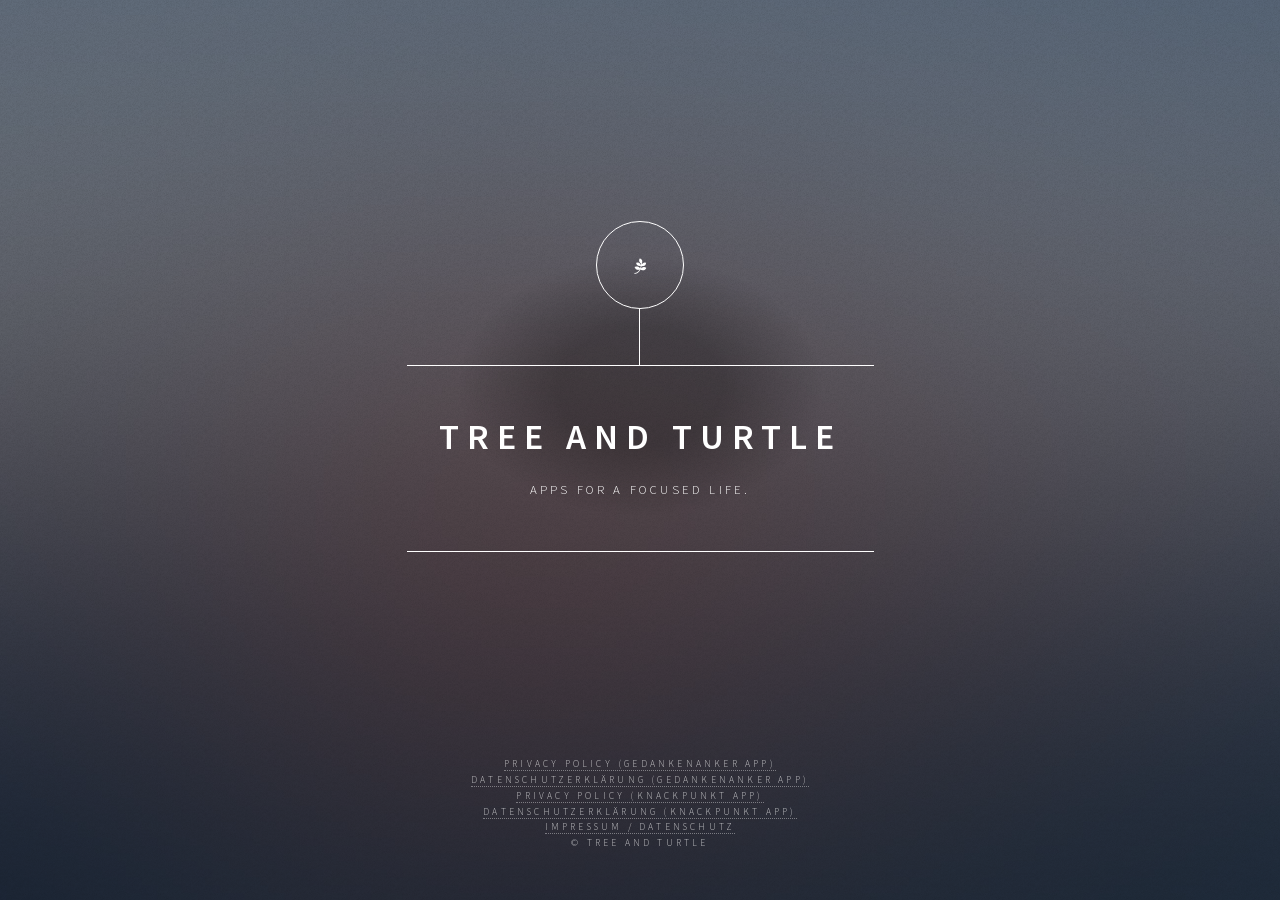
<file: index.html>
<!DOCTYPE html>
<!--
	Dimension by HTML5 UP
	html5up.net | @ajlkn
	Free for personal and commercial use under the CCA 3.0 license (html5up.net/license)
-->
<html>
  <head>
    <title>Tree and Turtle</title>
    <meta charset="utf-8" />
    <meta
      name="viewport"
      content="width=device-width, initial-scale=1, user-scalable=no"
    />
    <link rel="stylesheet" href="assets/css/main.css" />
    <noscript
      ><link rel="stylesheet" href="assets/css/noscript.css"
    /></noscript>
      <script>
      // The privacy policies of GedankenAnker live on pages of their own.
      (function () {
        var pages = { '#privacyPolicyDe': 'gedankenanker/datenschutz.html',
                      '#privacyPolicyEn': 'gedankenanker/privacy.html' };
        if (pages[location.hash]) location.replace(pages[location.hash]);
      })();
    </script>
</head>
  <body class="is-preload">
    <!-- Wrapper -->
    <div id="wrapper">
      <!-- Header -->
      <header id="header">
        <div class="logo">
          <i class="fab fa-pagelines"></i>
        </div>
        <div class="content">
          <div class="inner">
            <h1>Tree and Turtle</h1>
            <p>Apps for a focused life.</p>
          </div>
        </div>
        <!--<nav>
          <ul>
            <li><a href="#work">Work</a></li>
            <li><a href="#about">About</a></li>
            <li><a href="#contact">Contact</a></li>
            <li><a href="#elements">Elements</a></li>
          </ul>
        </nav>-->
      </header>

      <!-- Main -->
      <div id="main">
        <!-- privacyPolicyEn -->
        <article id="privacyPolicyEn">
          <h2>Privacy Policy (GedankenAnker app)</h2>
          <span class="image main"><img src="images/pic01.jpg" alt="" /></span>
          <p>The privacy policy of the GedankenAnker app has moved to a page of its own: <a href="gedankenanker/privacy.html">tree-and-turtle.com/gedankenanker/privacy.html</a> (German version: <a href="gedankenanker/datenschutz.html">datenschutz.html</a>).</p>
        </article>

        <!-- privacyPolicyDe -->
        <article id="privacyPolicyDe">
          <h2>Datenschutzerklärung (GedankenAnker App)</h2>
          <span class="image main"><img src="images/pic02.jpg" alt="" /></span>
          <p>Die Datenschutzerklärung der App GedankenAnker hat eine eigene Seite: <a href="gedankenanker/datenschutz.html">tree-and-turtle.com/gedankenanker/datenschutz.html</a> (englische Fassung: <a href="gedankenanker/privacy.html">privacy.html</a>).</p>
        </article>

        <!-- knackpunktPrivacyEn -->
        <article id="knackpunktPrivacyEn">
          <h2>Privacy Policy (Knackpunkt app)</h2>
          <span class="image main"><img src="images/pic01.jpg" alt="" /></span>
          <h1>Privacy Policy</h1>
          <p>Status: July 22, 2026</p>
          <h2>Introduction</h2>
          <p>This privacy policy explains which personal data (hereinafter "data") is processed in connection with the mobile application <strong>Knackpunkt</strong> (hereinafter "app").</p>
          <h2>Responsible person</h2>
          <p>Dominik Reiß-Wöltche<br />Hermann-Löhns-Straße 7<br />78166 Donaueschingen, Germany</p>
          <p>Email address: <a href="mailto:turtle.ninety.three@gmail.com">turtle.ninety.three@gmail.com</a><br />
          Imprint: <a href="http://tree-and-turtle.com/#imprint" target="_blank">http://tree-and-turtle.com/#imprint</a></p>
          <h2>The app does not collect any data</h2>
          <p>The game works completely offline and does not require an internet connection. The app does not use an internet permission of its own, does not contain advertising, does not use analytics or tracking services, and does not require any user account. We do not collect, store, or transmit any personal data. The only exception: making and restoring in-app purchases requires your device to be connected to the internet — this communication takes place exclusively between your device and Google Play, not with us (see section "In-app purchases via Google Play").</p>
          <h2>Local storage on your device</h2>
          <p>Your game progress (solved puzzles, settings, hint usage) is stored exclusively locally on your device. This data never leaves your device and is deleted when you uninstall the app or clear its data in the Android system settings. We have no access to it.</p>
          <h2>In-app purchases via Google Play</h2>
          <p>The app offers optional one-time in-app purchases (unlocking of cases). Purchases are processed entirely by <strong>Google Play Billing</strong>, a service provided by Google Ireland Limited, Gordon House, Barrow Street, Dublin 4, Ireland. Payment data (e.g. payment method, billing address) is processed exclusively by Google; we never receive this data. The app only receives a confirmation from Google Play as to whether a purchase has been made, in order to unlock the purchased content on your device (legal basis: performance of a contract, Art. 6 para. 1 sentence 1 lit. b GDPR). For details, please refer to Google's privacy policy: <a href="https://policies.google.com/privacy" target="_blank">https://policies.google.com/privacy</a>.</p>
          <h2>Contact</h2>
          <p>If you contact us (e.g. by email), the information you provide will be processed solely to handle your request (legal basis: legitimate interests, Art. 6 para. 1 sentence 1 lit. f GDPR; in the case of contractual inquiries, Art. 6 para. 1 sentence 1 lit. b GDPR) and deleted once your request has been dealt with, unless statutory retention obligations apply.</p>
          <h2>Rights of data subjects</h2>
          <p>Under the GDPR you have in particular the right to information (Art. 15), rectification (Art. 16), erasure (Art. 17), restriction of processing (Art. 18), data portability (Art. 20), and objection (Art. 21), as well as the right to lodge a complaint with a supervisory authority (Art. 77). Since the app itself does not process any personal data, these rights are primarily relevant for email contact with us and for purchases processed by Google.</p>
          <h2>Changes to this privacy policy</h2>
          <p>We will adapt this privacy policy as soon as changes to the app make this necessary — for example, if data processing functions are added. The current version can always be found at this address.</p>
        </article>

        <!-- knackpunktPrivacyDe -->
        <article id="knackpunktPrivacyDe">
          <h2>Datenschutzerklärung (Knackpunkt App)</h2>
          <span class="image main"><img src="images/pic02.jpg" alt="" /></span>
          <h1>Datenschutzerklärung</h1>
          <p>Stand: 22. Juli 2026</p>
          <h2>Einleitung</h2>
          <p>Mit dieser Datenschutzerklärung informieren wir Sie darüber, welche personenbezogenen Daten (nachfolgend "Daten") im Zusammenhang mit der mobilen Applikation <strong>Knackpunkt</strong> (nachfolgend "App") verarbeitet werden.</p>
          <h2>Verantwortlicher</h2>
          <p>Dominik Reiß-Wöltche<br />Hermann-Löhns-Straße 7<br />78166 Donaueschingen</p>
          <p>E-Mail-Adresse: <a href="mailto:turtle.ninety.three@gmail.com">turtle.ninety.three@gmail.com</a><br />
          Impressum: <a href="http://tree-and-turtle.com/#imprint" target="_blank">http://tree-and-turtle.com/#imprint</a></p>
          <h2>Die App erhebt keine Daten</h2>
          <p>Das Spiel funktioniert vollständig offline und benötigt keine Internetverbindung. Die App verwendet keine eigene Internet-Berechtigung, enthält keine Werbung, keine Analyse- oder Tracking-Dienste und erfordert kein Nutzerkonto. Wir erheben, speichern und übermitteln keine personenbezogenen Daten. Einzige Ausnahme: Für das Tätigen und Wiederherstellen von In-App-Käufen muss Ihr Gerät mit dem Internet verbunden sein — diese Kommunikation findet ausschließlich zwischen Ihrem Gerät und Google Play statt, nicht mit uns (siehe Abschnitt "In-App-Käufe über Google Play").</p>
          <h2>Lokale Speicherung auf Ihrem Gerät</h2>
          <p>Ihr Spielfortschritt (gelöste Rätsel, Einstellungen, Hinweis-Nutzung) wird ausschließlich lokal auf Ihrem Gerät gespeichert. Diese Daten verlassen Ihr Gerät nicht und werden gelöscht, wenn Sie die App deinstallieren oder deren Daten in den Android-Systemeinstellungen löschen. Wir haben darauf keinen Zugriff.</p>
          <h2>In-App-Käufe über Google Play</h2>
          <p>Die App bietet optionale einmalige In-App-Käufe an (Freischaltung von Fällen). Die Kaufabwicklung erfolgt vollständig über <strong>Google Play Billing</strong>, einen Dienst der Google Ireland Limited, Gordon House, Barrow Street, Dublin 4, Irland. Zahlungsdaten (z. B. Zahlungsmittel, Rechnungsadresse) werden ausschließlich von Google verarbeitet; wir erhalten diese Daten zu keinem Zeitpunkt. Die App erhält von Google Play lediglich eine Bestätigung, ob ein Kauf getätigt wurde, um die gekauften Inhalte auf Ihrem Gerät freizuschalten (Rechtsgrundlage: Vertragserfüllung, Art. 6 Abs. 1 S. 1 lit. b DSGVO). Details entnehmen Sie der Datenschutzerklärung von Google: <a href="https://policies.google.com/privacy" target="_blank">https://policies.google.com/privacy</a>.</p>
          <h2>Kontaktaufnahme</h2>
          <p>Wenn Sie mit uns Kontakt aufnehmen (z. B. per E-Mail), werden die mitgeteilten Angaben ausschließlich zur Bearbeitung Ihres Anliegens verarbeitet (Rechtsgrundlage: berechtigte Interessen, Art. 6 Abs. 1 S. 1 lit. f DSGVO; bei vertragsbezogenen Anfragen Art. 6 Abs. 1 S. 1 lit. b DSGVO) und nach Erledigung gelöscht, sofern keine gesetzlichen Aufbewahrungspflichten bestehen.</p>
          <h2>Rechte der betroffenen Personen</h2>
          <p>Ihnen stehen nach der DSGVO insbesondere die Rechte auf Auskunft (Art. 15), Berichtigung (Art. 16), Löschung (Art. 17), Einschränkung der Verarbeitung (Art. 18), Datenübertragbarkeit (Art. 20) und Widerspruch (Art. 21) zu sowie das Recht auf Beschwerde bei einer Aufsichtsbehörde (Art. 77). Da die App selbst keine personenbezogenen Daten verarbeitet, betreffen diese Rechte in erster Linie die E-Mail-Kommunikation mit uns sowie die von Google abgewickelten Käufe.</p>
          <h2>Änderung dieser Datenschutzerklärung</h2>
          <p>Wir passen diese Datenschutzerklärung an, sobald Änderungen an der App dies erforderlich machen — etwa wenn datenverarbeitende Funktionen hinzukommen. Die aktuelle Fassung finden Sie stets unter dieser Adresse.</p>
        </article>

        <!-- imprint -->
        <article id="imprint">
          <h2>Impressum / Datenschutz</h2>
          <span class="image main"><img src="images/pic03.jpg" alt="" /></span>
          <h3>Angaben gemäß § 5 DDG</h3>
          <p>
            Dominik Reiß-Wöltche<br />
            Hermann-Löhns-Straße 7<br />
            78166 Donaueschingen <br />
          </p>
          <h3>Kontakt</h3>
          <p>E-Mail: turtle.ninety.three@gmail.com<br /></p>
          <h3>Redaktionell verantwortlich</h3>
          <p>
            Dominik Reiß-Wöltche<br />
            Hermann-Löhns-Straße 7<br />
            78166 Donaueschingen <br />
          </p>
          <h2>Datenschutz auf dieser Website</h2>
          <p>Diese Website ist eine statische Seite ohne Cookies, Kontaktformular, Analyse- oder Tracking-Dienste. Für die Apps gelten deren eigene Datenschutzerklärungen (siehe Fußzeile).</p>
          <h3>Verantwortlicher</h3>
          <p>Dominik Reiß-Wöltche, Hermann-Löhns-Straße 7, 78166 Donaueschingen, E-Mail: <a href="mailto:turtle.ninety.three@gmail.com">turtle.ninety.three@gmail.com</a></p>
          <h3>Hosting bei GitHub</h3>
          <p>Die Seite wird von der GitHub, Inc., 88 Colin P Kelly Jr. Street, San Francisco, CA 94107, USA, über GitHub Pages ausgeliefert. Damit Ihr Browser die Seite laden kann, verarbeitet GitHub Ihre IP-Adresse und protokolliert sie nach eigenen Angaben zu Sicherheitszwecken; wir haben auf diese Protokolle keinen Zugriff. Rechtsgrundlage ist unser berechtigtes Interesse an einer sicheren und einfachen Bereitstellung der Seite (Art. 6 Abs. 1 S. 1 lit. f DSGVO). GitHub kann Daten in den USA verarbeiten und stützt sich dafür nach eigenen Angaben auf das EU-U.S. Data Privacy Framework sowie Standardvertragsklauseln. Details: <a href="https://docs.github.com/site-policy/privacy-policies/github-general-privacy-statement" target="_blank" rel="noopener">GitHub General Privacy Statement</a>.</p>
          <h3>Kontakt per E-Mail</h3>
          <p>Schreiben Sie uns eine E-Mail, verarbeiten wir Ihre Angaben nur, um Ihr Anliegen zu beantworten (Art. 6 Abs. 1 S. 1 lit. f DSGVO, bei vertragsbezogenen Anfragen lit. b), und löschen sie spätestens zwölf Monate nach Abschluss, sofern keine gesetzlichen Aufbewahrungspflichten bestehen.</p>
          <h3>Ihre Rechte</h3>
          <p>Sie haben das Recht auf Auskunft, Berichtigung, Löschung, Einschränkung der Verarbeitung und Datenübertragbarkeit (Art. 15 bis 20 DSGVO) sowie auf Beschwerde bei einer Aufsichtsbehörde (Art. 77 DSGVO), für uns beim Landesbeauftragten für den Datenschutz und die Informationsfreiheit Baden-Württemberg, Lautenschlagerstraße 20, 70173 Stuttgart.</p>
          <p><strong>Widerspruchsrecht:</strong> Soweit wir Daten auf Grundlage berechtigter Interessen verarbeiten, können Sie dieser Verarbeitung aus Gründen, die sich aus Ihrer besonderen Situation ergeben, jederzeit widersprechen (Art. 21 DSGVO).</p>
        </article>

        <!-- Work -->
        <article id="work">
          <h2 class="major">Work</h2>
          <span class="image main"><img src="images/pic02.jpg" alt="" /></span>
          <p>
            Adipiscing magna sed dolor elit. Praesent eleifend dignissim arcu,
            at eleifend sapien imperdiet ac. Aliquam erat volutpat. Praesent
            urna nisi, fringila lorem et vehicula lacinia quam. Integer
            sollicitudin mauris nec lorem luctus ultrices.
          </p>
          <p>
            Nullam et orci eu lorem consequat tincidunt vivamus et sagittis
            libero. Mauris aliquet magna magna sed nunc rhoncus pharetra.
            Pellentesque condimentum sem. In efficitur ligula tate urna.
            Maecenas laoreet massa vel lacinia pellentesque lorem ipsum dolor.
            Nullam et orci eu lorem consequat tincidunt. Vivamus et sagittis
            libero. Mauris aliquet magna magna sed nunc rhoncus amet feugiat
            tempus.
          </p>
        </article>

        <!-- About -->
        <article id="about">
          <h2 class="major">About</h2>
          <span class="image main"><img src="images/pic03.jpg" alt="" /></span>
          <p>
            Lorem ipsum dolor sit amet, consectetur et adipiscing elit. Praesent
            eleifend dignissim arcu, at eleifend sapien imperdiet ac. Aliquam
            erat volutpat. Praesent urna nisi, fringila lorem et vehicula
            lacinia quam. Integer sollicitudin mauris nec lorem luctus ultrices.
            Aliquam libero et malesuada fames ac ante ipsum primis in faucibus.
            Cras viverra ligula sit amet ex mollis mattis lorem ipsum dolor sit
            amet.
          </p>
        </article>

        <!-- Contact -->
        <article id="contact">
          <h2 class="major">Contact</h2>
          <form method="post" action="#">
            <div class="fields">
              <div class="field half">
                <label for="name">Name</label>
                <input type="text" name="name" id="name" />
              </div>
              <div class="field half">
                <label for="email">Email</label>
                <input type="text" name="email" id="email" />
              </div>
              <div class="field">
                <label for="message">Message</label>
                <textarea name="message" id="message" rows="4"></textarea>
              </div>
            </div>
            <ul class="actions">
              <li>
                <input type="submit" value="Send Message" class="primary" />
              </li>
              <li><input type="reset" value="Reset" /></li>
            </ul>
          </form>
          <ul class="icons">
            <li>
              <a href="#" class="icon brands fa-twitter"
                ><span class="label">Twitter</span></a
              >
            </li>
            <li>
              <a href="#" class="icon brands fa-facebook-f"
                ><span class="label">Facebook</span></a
              >
            </li>
            <li>
              <a href="#" class="icon brands fa-instagram"
                ><span class="label">Instagram</span></a
              >
            </li>
            <li>
              <a href="#" class="icon brands fa-github"
                ><span class="label">GitHub</span></a
              >
            </li>
          </ul>
        </article>

        <!-- Elements -->
        <article id="elements">
          <h2 class="major">Elements</h2>

          <section>
            <h3 class="major">Text</h3>
            <p>
              This is <b>bold</b> and this is <strong>strong</strong>. This is
              <i>italic</i> and this is <em>emphasized</em>. This is
              <sup>superscript</sup> text and this is <sub>subscript</sub> text.
              This is <u>underlined</u> and this is code:
              <code>for (;;) { ... }</code>. Finally,
              <a href="#">this is a link</a>.
            </p>
            <hr />
            <h2>Heading Level 2</h2>
            <h3>Heading Level 3</h3>
            <h4>Heading Level 4</h4>
            <h5>Heading Level 5</h5>
            <h6>Heading Level 6</h6>
            <hr />
            <h4>Blockquote</h4>
            <blockquote>
              Fringilla nisl. Donec accumsan interdum nisi, quis tincidunt felis
              sagittis eget tempus euismod. Vestibulum ante ipsum primis in
              faucibus vestibulum. Blandit adipiscing eu felis iaculis volutpat
              ac adipiscing accumsan faucibus. Vestibulum ante ipsum primis in
              faucibus lorem ipsum dolor sit amet nullam adipiscing eu felis.
            </blockquote>
            <h4>Preformatted</h4>
            <pre><code>i = 0;

while (!deck.isInOrder()) {
    print 'Iteration ' + i;
    deck.shuffle();
    i++;
}

print 'It took ' + i + ' iterations to sort the deck.';</code></pre>
          </section>

          <section>
            <h3 class="major">Lists</h3>

            <h4>Unordered</h4>
            <ul>
              <li>Dolor pulvinar etiam.</li>
              <li>Sagittis adipiscing.</li>
              <li>Felis enim feugiat.</li>
            </ul>

            <h4>Alternate</h4>
            <ul class="alt">
              <li>Dolor pulvinar etiam.</li>
              <li>Sagittis adipiscing.</li>
              <li>Felis enim feugiat.</li>
            </ul>

            <h4>Ordered</h4>
            <ol>
              <li>Dolor pulvinar etiam.</li>
              <li>Etiam vel felis viverra.</li>
              <li>Felis enim feugiat.</li>
              <li>Dolor pulvinar etiam.</li>
              <li>Etiam vel felis lorem.</li>
              <li>Felis enim et feugiat.</li>
            </ol>
            <h4>Icons</h4>
            <ul class="icons">
              <li>
                <a href="#" class="icon brands fa-twitter"
                  ><span class="label">Twitter</span></a
                >
              </li>
              <li>
                <a href="#" class="icon brands fa-facebook-f"
                  ><span class="label">Facebook</span></a
                >
              </li>
              <li>
                <a href="#" class="icon brands fa-instagram"
                  ><span class="label">Instagram</span></a
                >
              </li>
              <li>
                <a href="#" class="icon brands fa-github"
                  ><span class="label">Github</span></a
                >
              </li>
            </ul>

            <h4>Actions</h4>
            <ul class="actions">
              <li><a href="#" class="button primary">Default</a></li>
              <li><a href="#" class="button">Default</a></li>
            </ul>
            <ul class="actions stacked">
              <li><a href="#" class="button primary">Default</a></li>
              <li><a href="#" class="button">Default</a></li>
            </ul>
          </section>

          <section>
            <h3 class="major">Table</h3>
            <h4>Default</h4>
            <div class="table-wrapper">
              <table>
                <thead>
                  <tr>
                    <th>Name</th>
                    <th>Description</th>
                    <th>Price</th>
                  </tr>
                </thead>
                <tbody>
                  <tr>
                    <td>Item One</td>
                    <td>Ante turpis integer aliquet porttitor.</td>
                    <td>29.99</td>
                  </tr>
                  <tr>
                    <td>Item Two</td>
                    <td>Vis ac commodo adipiscing arcu aliquet.</td>
                    <td>19.99</td>
                  </tr>
                  <tr>
                    <td>Item Three</td>
                    <td>Morbi faucibus arcu accumsan lorem.</td>
                    <td>29.99</td>
                  </tr>
                  <tr>
                    <td>Item Four</td>
                    <td>Vitae integer tempus condimentum.</td>
                    <td>19.99</td>
                  </tr>
                  <tr>
                    <td>Item Five</td>
                    <td>Ante turpis integer aliquet porttitor.</td>
                    <td>29.99</td>
                  </tr>
                </tbody>
                <tfoot>
                  <tr>
                    <td colspan="2"></td>
                    <td>100.00</td>
                  </tr>
                </tfoot>
              </table>
            </div>

            <h4>Alternate</h4>
            <div class="table-wrapper">
              <table class="alt">
                <thead>
                  <tr>
                    <th>Name</th>
                    <th>Description</th>
                    <th>Price</th>
                  </tr>
                </thead>
                <tbody>
                  <tr>
                    <td>Item One</td>
                    <td>Ante turpis integer aliquet porttitor.</td>
                    <td>29.99</td>
                  </tr>
                  <tr>
                    <td>Item Two</td>
                    <td>Vis ac commodo adipiscing arcu aliquet.</td>
                    <td>19.99</td>
                  </tr>
                  <tr>
                    <td>Item Three</td>
                    <td>Morbi faucibus arcu accumsan lorem.</td>
                    <td>29.99</td>
                  </tr>
                  <tr>
                    <td>Item Four</td>
                    <td>Vitae integer tempus condimentum.</td>
                    <td>19.99</td>
                  </tr>
                  <tr>
                    <td>Item Five</td>
                    <td>Ante turpis integer aliquet porttitor.</td>
                    <td>29.99</td>
                  </tr>
                </tbody>
                <tfoot>
                  <tr>
                    <td colspan="2"></td>
                    <td>100.00</td>
                  </tr>
                </tfoot>
              </table>
            </div>
          </section>

          <section>
            <h3 class="major">Buttons</h3>
            <ul class="actions">
              <li><a href="#" class="button primary">Primary</a></li>
              <li><a href="#" class="button">Default</a></li>
            </ul>
            <ul class="actions">
              <li><a href="#" class="button">Default</a></li>
              <li><a href="#" class="button small">Small</a></li>
            </ul>
            <ul class="actions">
              <li>
                <a href="#" class="button primary icon solid fa-download"
                  >Icon</a
                >
              </li>
              <li>
                <a href="#" class="button icon solid fa-download">Icon</a>
              </li>
            </ul>
            <ul class="actions">
              <li><span class="button primary disabled">Disabled</span></li>
              <li><span class="button disabled">Disabled</span></li>
            </ul>
          </section>

          <section>
            <h3 class="major">Form</h3>
            <form method="post" action="#">
              <div class="fields">
                <div class="field half">
                  <label for="demo-name">Name</label>
                  <input
                    type="text"
                    name="demo-name"
                    id="demo-name"
                    value=""
                    placeholder="Jane Doe"
                  />
                </div>
                <div class="field half">
                  <label for="demo-email">Email</label>
                  <input
                    type="email"
                    name="demo-email"
                    id="demo-email"
                    value=""
                    placeholder="jane@untitled.tld"
                  />
                </div>
                <div class="field">
                  <label for="demo-category">Category</label>
                  <select name="demo-category" id="demo-category">
                    <option value="">-</option>
                    <option value="1">Manufacturing</option>
                    <option value="1">Shipping</option>
                    <option value="1">Administration</option>
                    <option value="1">Human Resources</option>
                  </select>
                </div>
                <div class="field half">
                  <input
                    type="radio"
                    id="demo-priority-low"
                    name="demo-priority"
                    checked
                  />
                  <label for="demo-priority-low">Low</label>
                </div>
                <div class="field half">
                  <input
                    type="radio"
                    id="demo-priority-high"
                    name="demo-priority"
                  />
                  <label for="demo-priority-high">High</label>
                </div>
                <div class="field half">
                  <input type="checkbox" id="demo-copy" name="demo-copy" />
                  <label for="demo-copy">Email me a copy</label>
                </div>
                <div class="field half">
                  <input
                    type="checkbox"
                    id="demo-human"
                    name="demo-human"
                    checked
                  />
                  <label for="demo-human">Not a robot</label>
                </div>
                <div class="field">
                  <label for="demo-message">Message</label>
                  <textarea
                    name="demo-message"
                    id="demo-message"
                    placeholder="Enter your message"
                    rows="6"
                  ></textarea>
                </div>
              </div>
              <ul class="actions">
                <li>
                  <input type="submit" value="Send Message" class="primary" />
                </li>
                <li><input type="reset" value="Reset" /></li>
              </ul>
            </form>
          </section>
        </article>
      </div>

      <!-- Footer -->
      <footer id="footer">
        <p class="copyright">
          <a href="gedankenanker/privacy.html">Privacy Policy (GedankenAnker app)</a>
        </p>
        <p class="copyright">
          <a href="gedankenanker/datenschutz.html">Datenschutzerklärung (GedankenAnker App)</a>
        </p>
        <p class="copyright">
          <a href="#knackpunktPrivacyEn">Privacy Policy (Knackpunkt app)</a>
        </p>
        <p class="copyright">
          <a href="#knackpunktPrivacyDe">Datenschutzerklärung (Knackpunkt App)</a>
        </p>

        <p class="copyright">
          <a href="#imprint">Impressum / Datenschutz</a>
        </p>
        <p class="copyright">&copy; Tree and Turtle</p>
      </footer>
    </div>

    <!-- BG -->
    <div id="bg"></div>

    <!-- Scripts -->
    <script src="assets/js/jquery.min.js"></script>
    <script src="assets/js/browser.min.js"></script>
    <script src="assets/js/breakpoints.min.js"></script>
    <script src="assets/js/util.js"></script>
    <script src="assets/js/main.js"></script>
  </body>
</html>
</file>
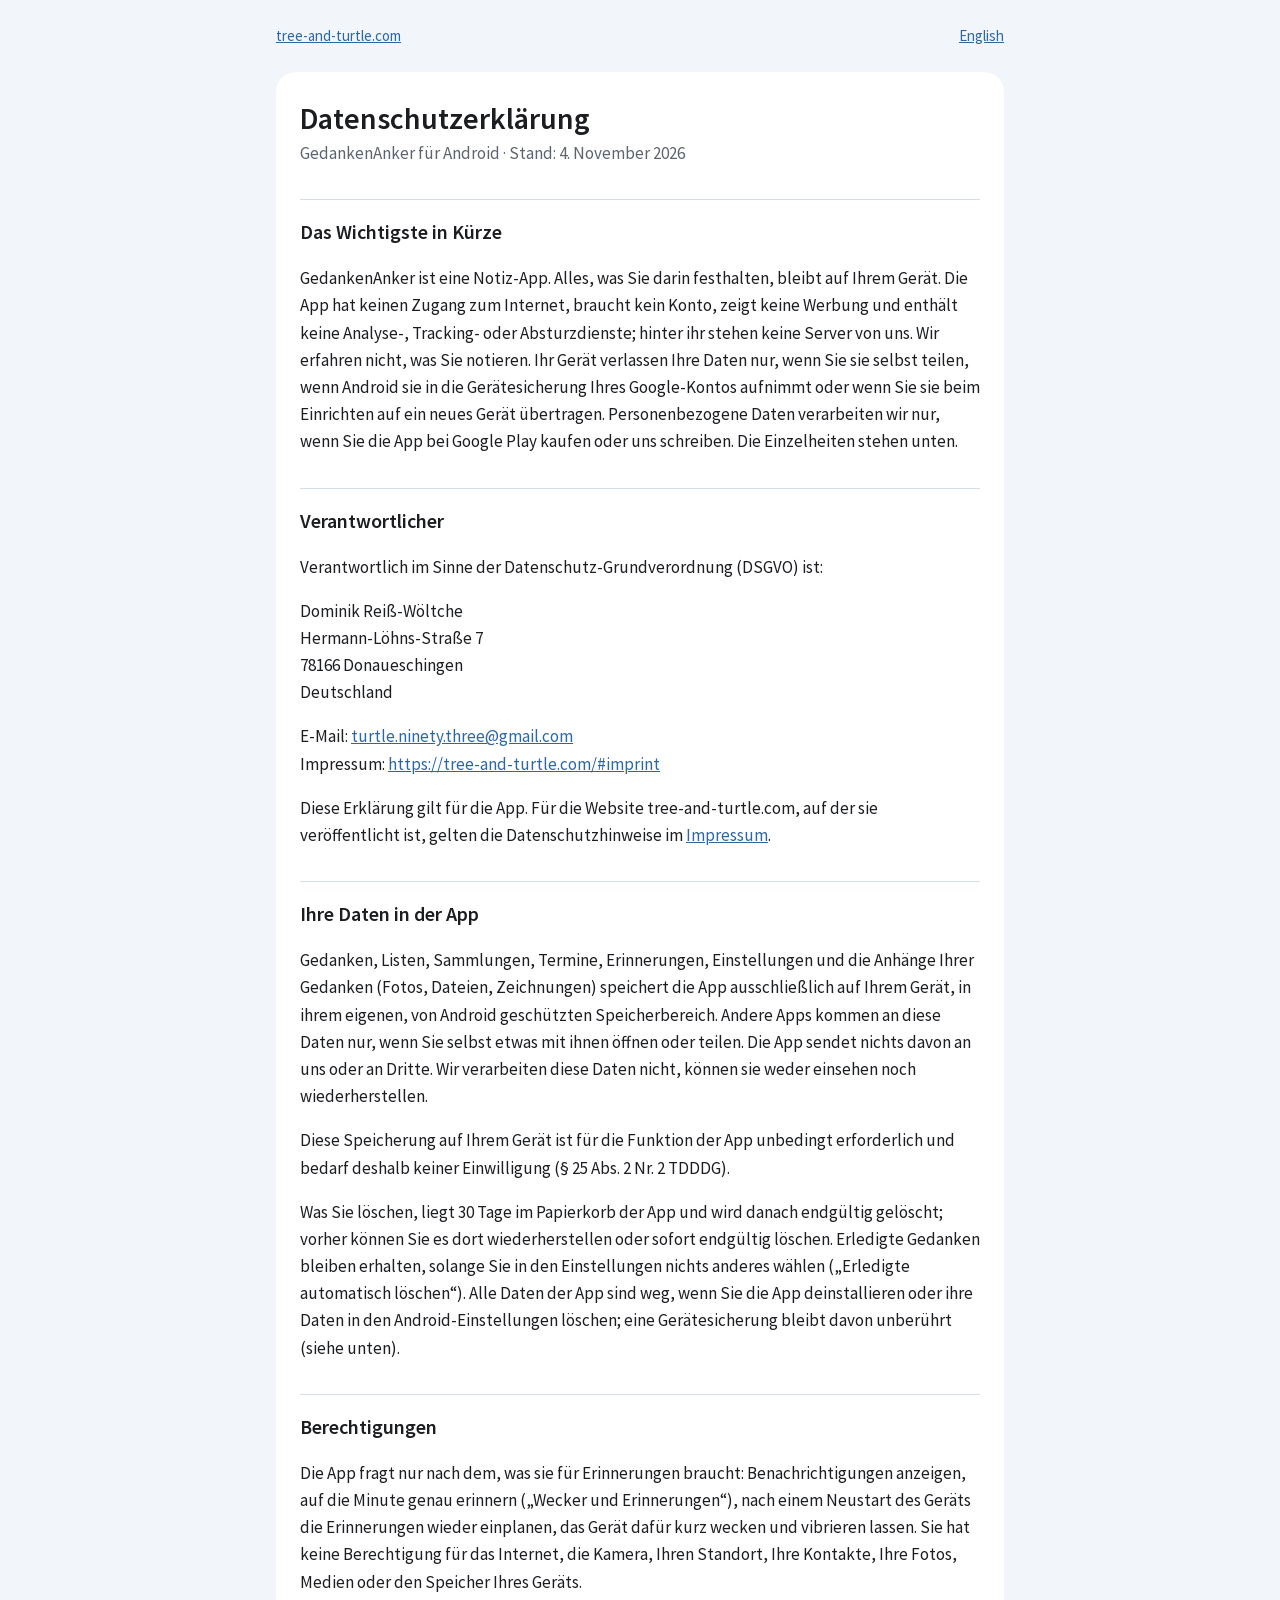
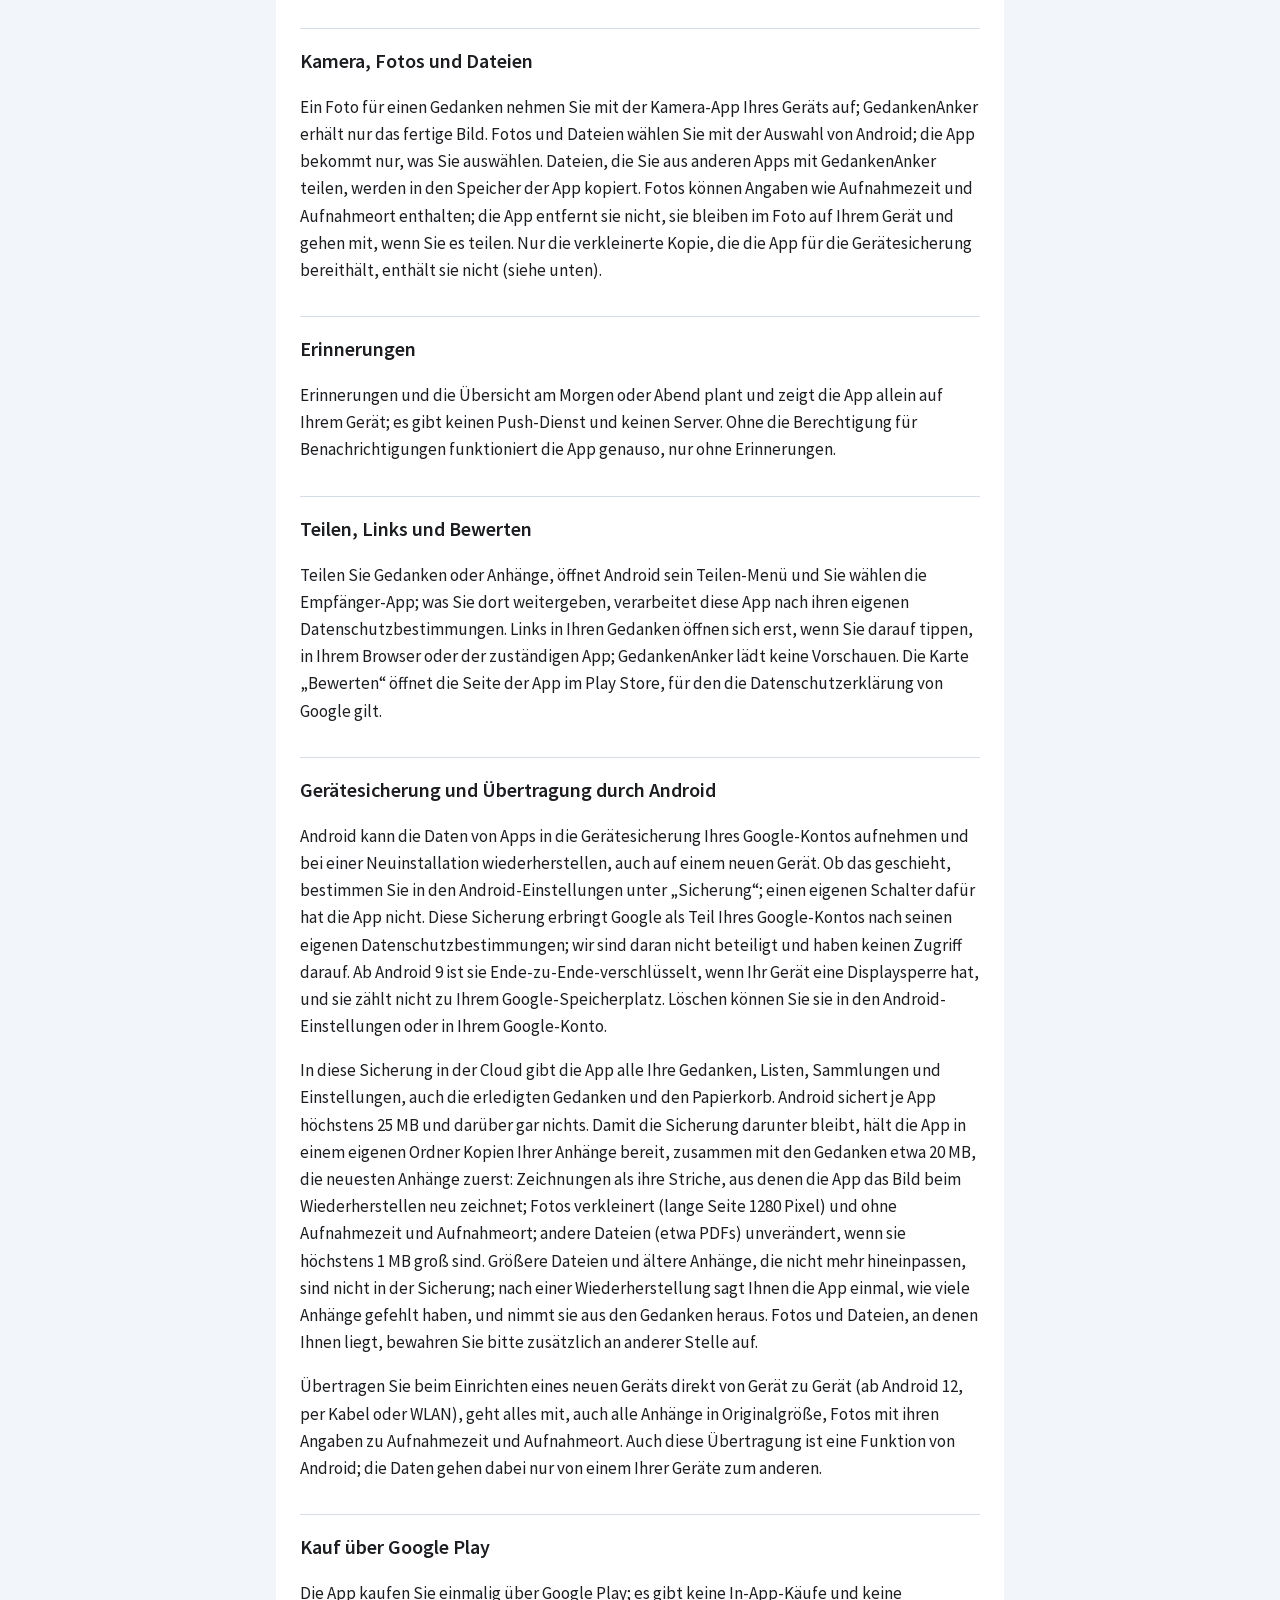
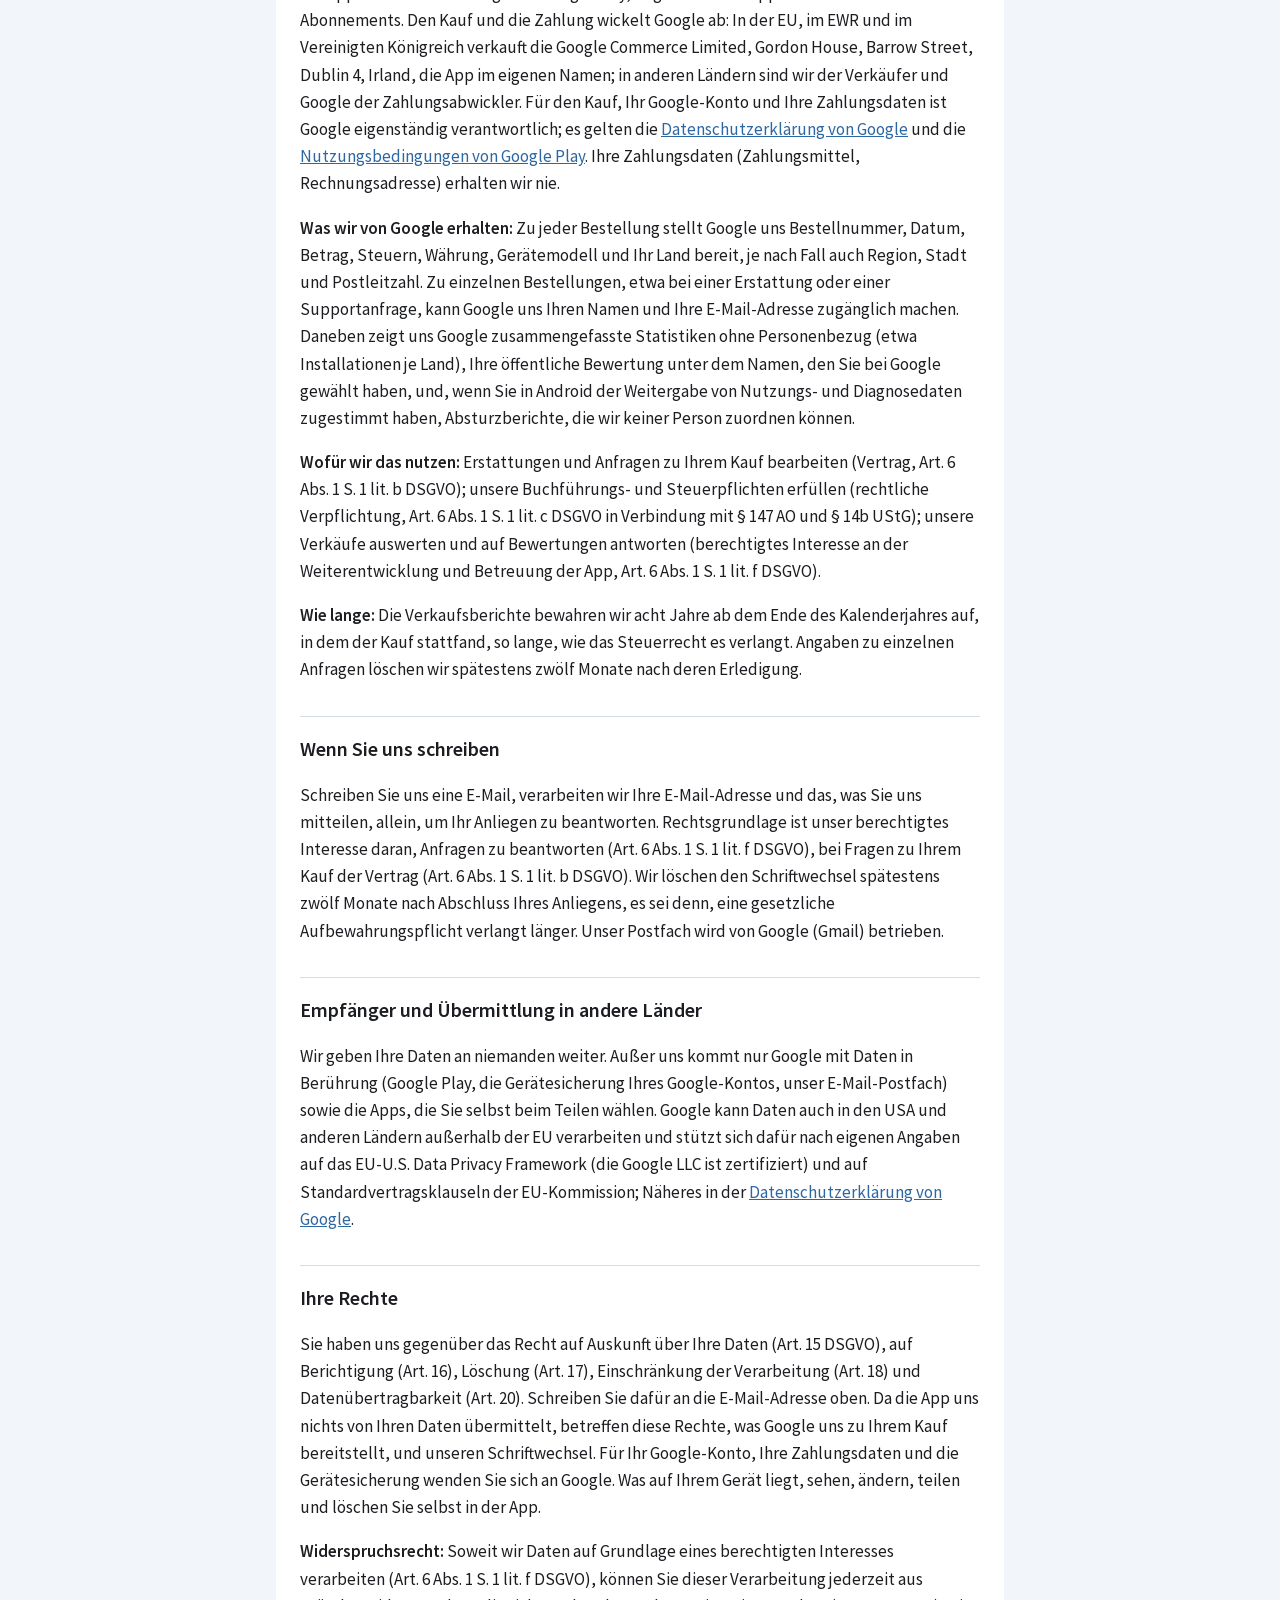
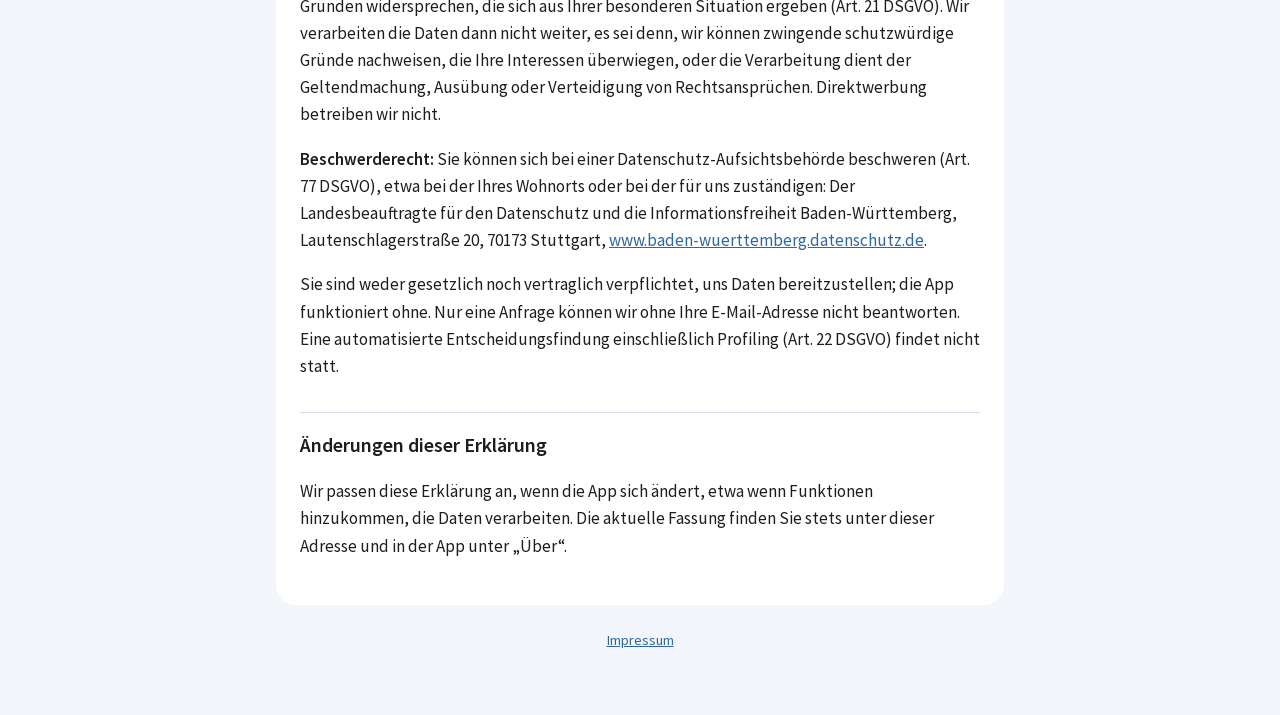
<file: gedankenanker/datenschutz.html>
<!DOCTYPE html>
<html lang="de">
<head>
  <meta charset="utf-8" />
  <meta name="viewport" content="width=device-width, initial-scale=1" />
  <title>Datenschutzerklärung · GedankenAnker</title>
  <link rel="stylesheet" href="../assets/css/fonts.css" />
  <style>
    :root {
      --bg: #f2f6fb; --card: #ffffff; --text: #1b1d21; --muted: #5d6470;
      --accent: #2c67a3; --rule: #d5dee8;
    }
    @media (prefers-color-scheme: dark) {
      :root {
        --bg: #12161c; --card: #1b2129; --text: #e6e9ee; --muted: #a2aab6;
        --accent: #8dbbf0; --rule: #2c3540;
      }
    }
    * { box-sizing: border-box; }
    body {
      margin: 0; background: var(--bg); color: var(--text);
      font: 17px/1.6 "Source Sans Pro", system-ui, sans-serif;
    }
    main {
      max-width: 760px; margin: 0 auto; padding: 24px 16px 64px;
    }
    nav { display: flex; justify-content: space-between; gap: 16px; margin-bottom: 24px; font-size: 15px; }
    .card { background: var(--card); border-radius: 20px; padding: 28px 24px; }
    h1 { font-size: 30px; line-height: 1.2; margin: 0 0 4px; }
    h1 + p { color: var(--muted); margin-top: 0; }
    h2 { font-size: 20px; margin: 32px 0 8px; padding-top: 16px; border-top: 1px solid var(--rule); }
    a { color: var(--accent); overflow-wrap: anywhere; }
    footer { color: var(--muted); font-size: 14px; margin-top: 24px; text-align: center; }
  </style>
</head>
<body>
  <main>
    <nav>
      <a href="../">tree-and-turtle.com</a>
      <a href="privacy.html" hreflang="en">English</a>
    </nav>
    <article class="card">
    <h1>Datenschutzerklärung</h1>
    <p>GedankenAnker für Android · Stand: 4. November 2026</p>

    <h2>Das Wichtigste in Kürze</h2>
    <p>GedankenAnker ist eine Notiz-App. Alles, was Sie darin festhalten, bleibt auf Ihrem Gerät. Die App hat keinen Zugang zum Internet, braucht kein Konto, zeigt keine Werbung und enthält keine Analyse-, Tracking- oder Absturzdienste; hinter ihr stehen keine Server von uns. Wir erfahren nicht, was Sie notieren. Ihr Gerät verlassen Ihre Daten nur, wenn Sie sie selbst teilen, wenn Android sie in die Gerätesicherung Ihres Google-Kontos aufnimmt oder wenn Sie sie beim Einrichten auf ein neues Gerät übertragen. Personenbezogene Daten verarbeiten wir nur, wenn Sie die App bei Google Play kaufen oder uns schreiben. Die Einzelheiten stehen unten.</p>

    <h2>Verantwortlicher</h2>
    <p>Verantwortlich im Sinne der Datenschutz-Grundverordnung (DSGVO) ist:</p>
    <p>Dominik Reiß-Wöltche<br />Hermann-Löhns-Straße 7<br />78166 Donaueschingen<br />Deutschland</p>
    <p>E-Mail: <a href="mailto:turtle.ninety.three@gmail.com">turtle.ninety.three@gmail.com</a><br />
    Impressum: <a href="../#imprint">https://tree-and-turtle.com/#imprint</a></p>
    <p>Diese Erklärung gilt für die App. Für die Website tree-and-turtle.com, auf der sie veröffentlicht ist, gelten die Datenschutzhinweise im <a href="../#imprint">Impressum</a>.</p>

    <h2>Ihre Daten in der App</h2>
    <p>Gedanken, Listen, Sammlungen, Termine, Erinnerungen, Einstellungen und die Anhänge Ihrer Gedanken (Fotos, Dateien, Zeichnungen) speichert die App ausschließlich auf Ihrem Gerät, in ihrem eigenen, von Android geschützten Speicherbereich. Andere Apps kommen an diese Daten nur, wenn Sie selbst etwas mit ihnen öffnen oder teilen. Die App sendet nichts davon an uns oder an Dritte. Wir verarbeiten diese Daten nicht, können sie weder einsehen noch wiederherstellen.</p>
    <p>Diese Speicherung auf Ihrem Gerät ist für die Funktion der App unbedingt erforderlich und bedarf deshalb keiner Einwilligung (§ 25 Abs. 2 Nr. 2 TDDDG).</p>
    <p>Was Sie löschen, liegt 30 Tage im Papierkorb der App und wird danach endgültig gelöscht; vorher können Sie es dort wiederherstellen oder sofort endgültig löschen. Erledigte Gedanken bleiben erhalten, solange Sie in den Einstellungen nichts anderes wählen („Erledigte automatisch löschen“). Alle Daten der App sind weg, wenn Sie die App deinstallieren oder ihre Daten in den Android-Einstellungen löschen; eine Gerätesicherung bleibt davon unberührt (siehe unten).</p>

    <h2>Berechtigungen</h2>
    <p>Die App fragt nur nach dem, was sie für Erinnerungen braucht: Benachrichtigungen anzeigen, auf die Minute genau erinnern („Wecker und Erinnerungen“), nach einem Neustart des Geräts die Erinnerungen wieder einplanen, das Gerät dafür kurz wecken und vibrieren lassen. Sie hat keine Berechtigung für das Internet, die Kamera, Ihren Standort, Ihre Kontakte, Ihre Fotos, Medien oder den Speicher Ihres Geräts.</p>

    <h2>Kamera, Fotos und Dateien</h2>
    <p>Ein Foto für einen Gedanken nehmen Sie mit der Kamera-App Ihres Geräts auf; GedankenAnker erhält nur das fertige Bild. Fotos und Dateien wählen Sie mit der Auswahl von Android; die App bekommt nur, was Sie auswählen. Dateien, die Sie aus anderen Apps mit GedankenAnker teilen, werden in den Speicher der App kopiert. Fotos können Angaben wie Aufnahmezeit und Aufnahmeort enthalten; die App entfernt sie nicht, sie bleiben im Foto auf Ihrem Gerät und gehen mit, wenn Sie es teilen. Nur die verkleinerte Kopie, die die App für die Gerätesicherung bereithält, enthält sie nicht (siehe unten).</p>

    <h2>Erinnerungen</h2>
    <p>Erinnerungen und die Übersicht am Morgen oder Abend plant und zeigt die App allein auf Ihrem Gerät; es gibt keinen Push-Dienst und keinen Server. Ohne die Berechtigung für Benachrichtigungen funktioniert die App genauso, nur ohne Erinnerungen.</p>

    <h2>Teilen, Links und Bewerten</h2>
    <p>Teilen Sie Gedanken oder Anhänge, öffnet Android sein Teilen-Menü und Sie wählen die Empfänger-App; was Sie dort weitergeben, verarbeitet diese App nach ihren eigenen Datenschutzbestimmungen. Links in Ihren Gedanken öffnen sich erst, wenn Sie darauf tippen, in Ihrem Browser oder der zuständigen App; GedankenAnker lädt keine Vorschauen. Die Karte „Bewerten“ öffnet die Seite der App im Play Store, für den die Datenschutzerklärung von Google gilt.</p>

    <h2>Gerätesicherung und Übertragung durch Android</h2>
    <p>Android kann die Daten von Apps in die Gerätesicherung Ihres Google-Kontos aufnehmen und bei einer Neuinstallation wiederherstellen, auch auf einem neuen Gerät. Ob das geschieht, bestimmen Sie in den Android-Einstellungen unter „Sicherung“; einen eigenen Schalter dafür hat die App nicht. Diese Sicherung erbringt Google als Teil Ihres Google-Kontos nach seinen eigenen Datenschutzbestimmungen; wir sind daran nicht beteiligt und haben keinen Zugriff darauf. Ab Android 9 ist sie Ende-zu-Ende-verschlüsselt, wenn Ihr Gerät eine Displaysperre hat, und sie zählt nicht zu Ihrem Google-Speicherplatz. Löschen können Sie sie in den Android-Einstellungen oder in Ihrem Google-Konto.</p>
    <p>In diese Sicherung in der Cloud gibt die App alle Ihre Gedanken, Listen, Sammlungen und Einstellungen, auch die erledigten Gedanken und den Papierkorb. Android sichert je App höchstens 25 MB und darüber gar nichts. Damit die Sicherung darunter bleibt, hält die App in einem eigenen Ordner Kopien Ihrer Anhänge bereit, zusammen mit den Gedanken etwa 20 MB, die neuesten Anhänge zuerst: Zeichnungen als ihre Striche, aus denen die App das Bild beim Wiederherstellen neu zeichnet; Fotos verkleinert (lange Seite 1280 Pixel) und ohne Aufnahmezeit und Aufnahmeort; andere Dateien (etwa PDFs) unverändert, wenn sie höchstens 1 MB groß sind. Größere Dateien und ältere Anhänge, die nicht mehr hineinpassen, sind nicht in der Sicherung; nach einer Wiederherstellung sagt Ihnen die App einmal, wie viele Anhänge gefehlt haben, und nimmt sie aus den Gedanken heraus. Fotos und Dateien, an denen Ihnen liegt, bewahren Sie bitte zusätzlich an anderer Stelle auf.</p>
    <p>Übertragen Sie beim Einrichten eines neuen Geräts direkt von Gerät zu Gerät (ab Android 12, per Kabel oder WLAN), geht alles mit, auch alle Anhänge in Originalgröße, Fotos mit ihren Angaben zu Aufnahmezeit und Aufnahmeort. Auch diese Übertragung ist eine Funktion von Android; die Daten gehen dabei nur von einem Ihrer Geräte zum anderen.</p>

    <h2>Kauf über Google Play</h2>
    <p>Die App kaufen Sie einmalig über Google Play; es gibt keine In-App-Käufe und keine Abonnements. Den Kauf und die Zahlung wickelt Google ab: In der EU, im EWR und im Vereinigten Königreich verkauft die Google Commerce Limited, Gordon House, Barrow Street, Dublin 4, Irland, die App im eigenen Namen; in anderen Ländern sind wir der Verkäufer und Google der Zahlungsabwickler. Für den Kauf, Ihr Google-Konto und Ihre Zahlungsdaten ist Google eigenständig verantwortlich; es gelten die <a href="https://policies.google.com/privacy" target="_blank" rel="noopener">Datenschutzerklärung von Google</a> und die <a href="https://play.google.com/about/play-terms/" target="_blank" rel="noopener">Nutzungsbedingungen von Google Play</a>. Ihre Zahlungsdaten (Zahlungsmittel, Rechnungsadresse) erhalten wir nie.</p>
    <p><strong>Was wir von Google erhalten:</strong> Zu jeder Bestellung stellt Google uns Bestellnummer, Datum, Betrag, Steuern, Währung, Gerätemodell und Ihr Land bereit, je nach Fall auch Region, Stadt und Postleitzahl. Zu einzelnen Bestellungen, etwa bei einer Erstattung oder einer Supportanfrage, kann Google uns Ihren Namen und Ihre E-Mail-Adresse zugänglich machen. Daneben zeigt uns Google zusammengefasste Statistiken ohne Personenbezug (etwa Installationen je Land), Ihre öffentliche Bewertung unter dem Namen, den Sie bei Google gewählt haben, und, wenn Sie in Android der Weitergabe von Nutzungs- und Diagnosedaten zugestimmt haben, Absturzberichte, die wir keiner Person zuordnen können.</p>
    <p><strong>Wofür wir das nutzen:</strong> Erstattungen und Anfragen zu Ihrem Kauf bearbeiten (Vertrag, Art. 6 Abs. 1 S. 1 lit. b DSGVO); unsere Buchführungs- und Steuerpflichten erfüllen (rechtliche Verpflichtung, Art. 6 Abs. 1 S. 1 lit. c DSGVO in Verbindung mit § 147 AO und § 14b UStG); unsere Verkäufe auswerten und auf Bewertungen antworten (berechtigtes Interesse an der Weiterentwicklung und Betreuung der App, Art. 6 Abs. 1 S. 1 lit. f DSGVO).</p>
    <p><strong>Wie lange:</strong> Die Verkaufsberichte bewahren wir acht Jahre ab dem Ende des Kalenderjahres auf, in dem der Kauf stattfand, so lange, wie das Steuerrecht es verlangt. Angaben zu einzelnen Anfragen löschen wir spätestens zwölf Monate nach deren Erledigung.</p>

    <h2>Wenn Sie uns schreiben</h2>
    <p>Schreiben Sie uns eine E-Mail, verarbeiten wir Ihre E-Mail-Adresse und das, was Sie uns mitteilen, allein, um Ihr Anliegen zu beantworten. Rechtsgrundlage ist unser berechtigtes Interesse daran, Anfragen zu beantworten (Art. 6 Abs. 1 S. 1 lit. f DSGVO), bei Fragen zu Ihrem Kauf der Vertrag (Art. 6 Abs. 1 S. 1 lit. b DSGVO). Wir löschen den Schriftwechsel spätestens zwölf Monate nach Abschluss Ihres Anliegens, es sei denn, eine gesetzliche Aufbewahrungspflicht verlangt länger. Unser Postfach wird von Google (Gmail) betrieben.</p>

    <h2>Empfänger und Übermittlung in andere Länder</h2>
    <p>Wir geben Ihre Daten an niemanden weiter. Außer uns kommt nur Google mit Daten in Berührung (Google Play, die Gerätesicherung Ihres Google-Kontos, unser E-Mail-Postfach) sowie die Apps, die Sie selbst beim Teilen wählen. Google kann Daten auch in den USA und anderen Ländern außerhalb der EU verarbeiten und stützt sich dafür nach eigenen Angaben auf das EU-U.S. Data Privacy Framework (die Google LLC ist zertifiziert) und auf Standardvertragsklauseln der EU-Kommission; Näheres in der <a href="https://policies.google.com/privacy" target="_blank" rel="noopener">Datenschutzerklärung von Google</a>.</p>

    <h2>Ihre Rechte</h2>
    <p>Sie haben uns gegenüber das Recht auf Auskunft über Ihre Daten (Art. 15 DSGVO), auf Berichtigung (Art. 16), Löschung (Art. 17), Einschränkung der Verarbeitung (Art. 18) und Datenübertragbarkeit (Art. 20). Schreiben Sie dafür an die E-Mail-Adresse oben. Da die App uns nichts von Ihren Daten übermittelt, betreffen diese Rechte, was Google uns zu Ihrem Kauf bereitstellt, und unseren Schriftwechsel. Für Ihr Google-Konto, Ihre Zahlungsdaten und die Gerätesicherung wenden Sie sich an Google. Was auf Ihrem Gerät liegt, sehen, ändern, teilen und löschen Sie selbst in der App.</p>
    <p><strong>Widerspruchsrecht:</strong> Soweit wir Daten auf Grundlage eines berechtigten Interesses verarbeiten (Art. 6 Abs. 1 S. 1 lit. f DSGVO), können Sie dieser Verarbeitung jederzeit aus Gründen widersprechen, die sich aus Ihrer besonderen Situation ergeben (Art. 21 DSGVO). Wir verarbeiten die Daten dann nicht weiter, es sei denn, wir können zwingende schutzwürdige Gründe nachweisen, die Ihre Interessen überwiegen, oder die Verarbeitung dient der Geltendmachung, Ausübung oder Verteidigung von Rechtsansprüchen. Direktwerbung betreiben wir nicht.</p>
    <p><strong>Beschwerderecht:</strong> Sie können sich bei einer Datenschutz-Aufsichtsbehörde beschweren (Art. 77 DSGVO), etwa bei der Ihres Wohnorts oder bei der für uns zuständigen: Der Landesbeauftragte für den Datenschutz und die Informationsfreiheit Baden-Württemberg, Lautenschlagerstraße 20, 70173 Stuttgart, <a href="https://www.baden-wuerttemberg.datenschutz.de" target="_blank" rel="noopener">www.baden-wuerttemberg.datenschutz.de</a>.</p>
    <p>Sie sind weder gesetzlich noch vertraglich verpflichtet, uns Daten bereitzustellen; die App funktioniert ohne. Nur eine Anfrage können wir ohne Ihre E-Mail-Adresse nicht beantworten. Eine automatisierte Entscheidungsfindung einschließlich Profiling (Art. 22 DSGVO) findet nicht statt.</p>

    <h2>Änderungen dieser Erklärung</h2>
    <p>Wir passen diese Erklärung an, wenn die App sich ändert, etwa wenn Funktionen hinzukommen, die Daten verarbeiten. Die aktuelle Fassung finden Sie stets unter dieser Adresse und in der App unter „Über“.</p>
    </article>
    <footer><a href="../#imprint">Impressum</a></footer>
  </main>
</body>
</html>
</file>
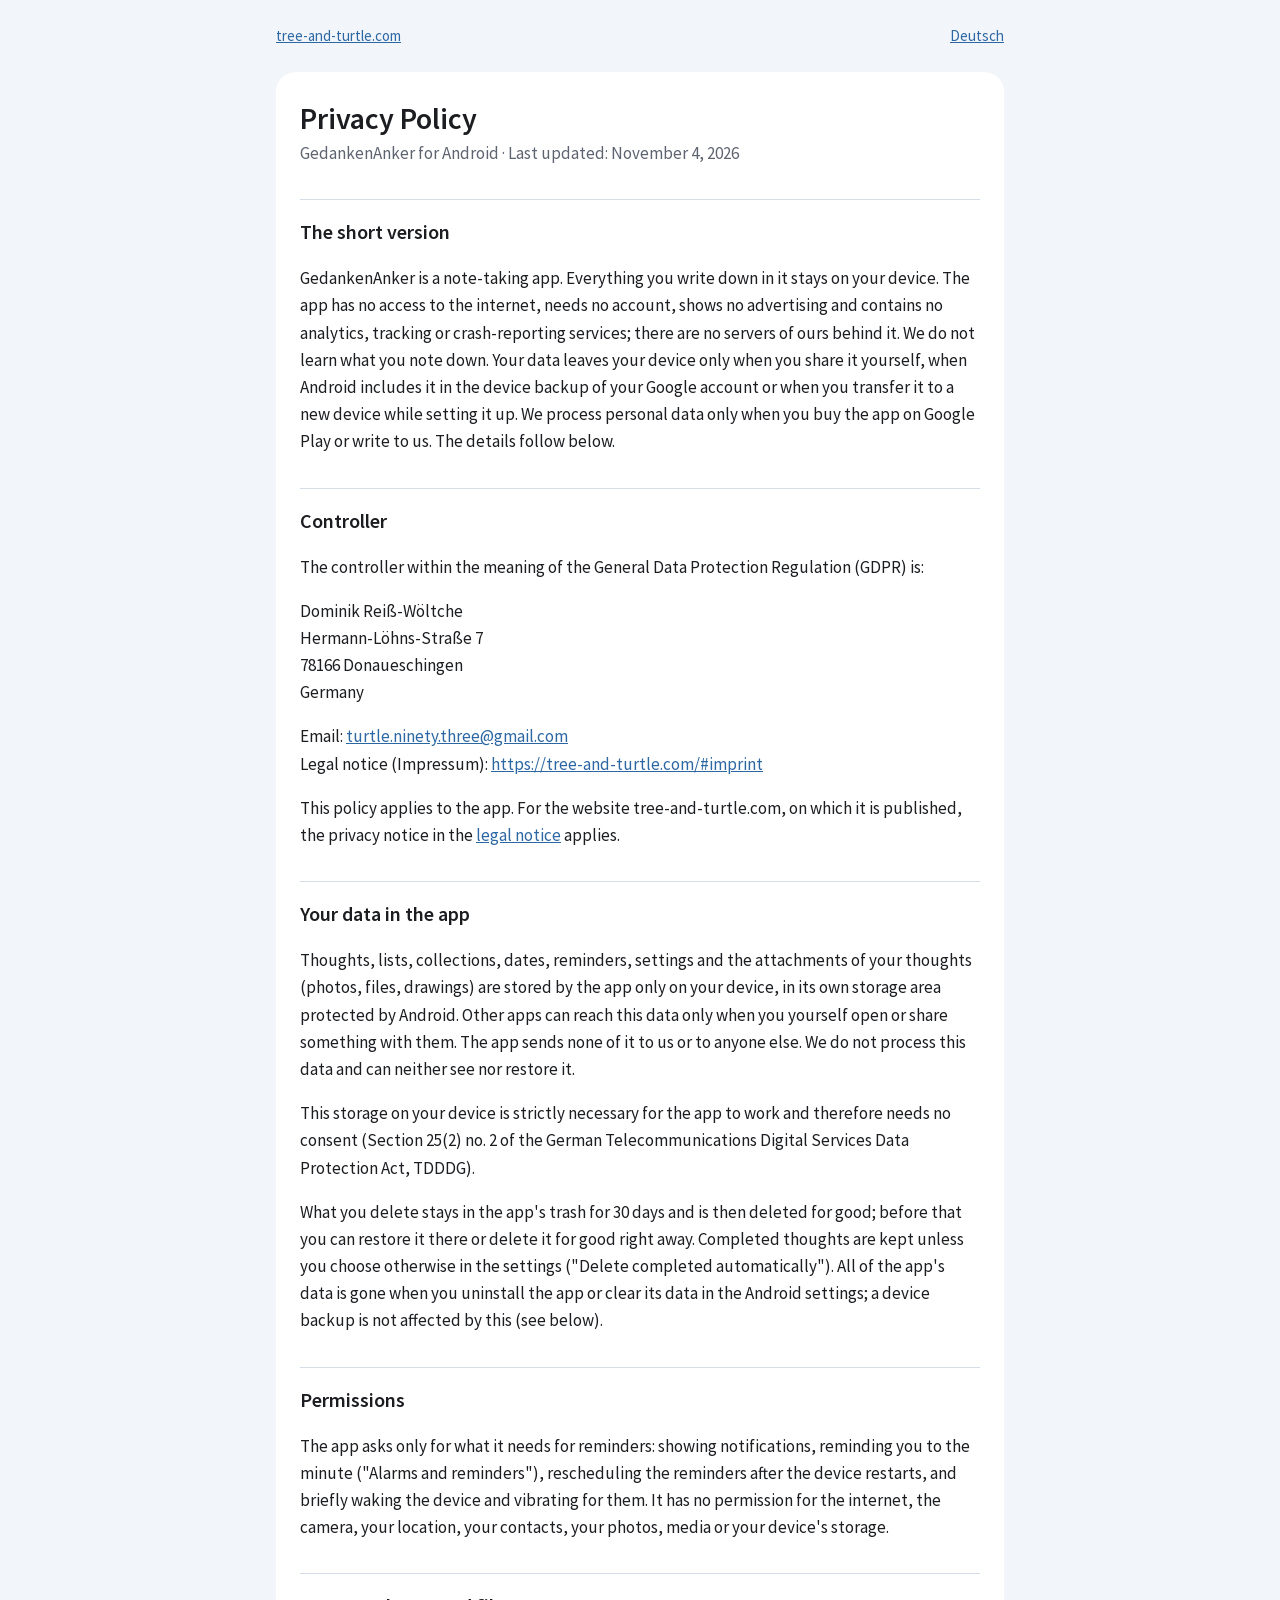
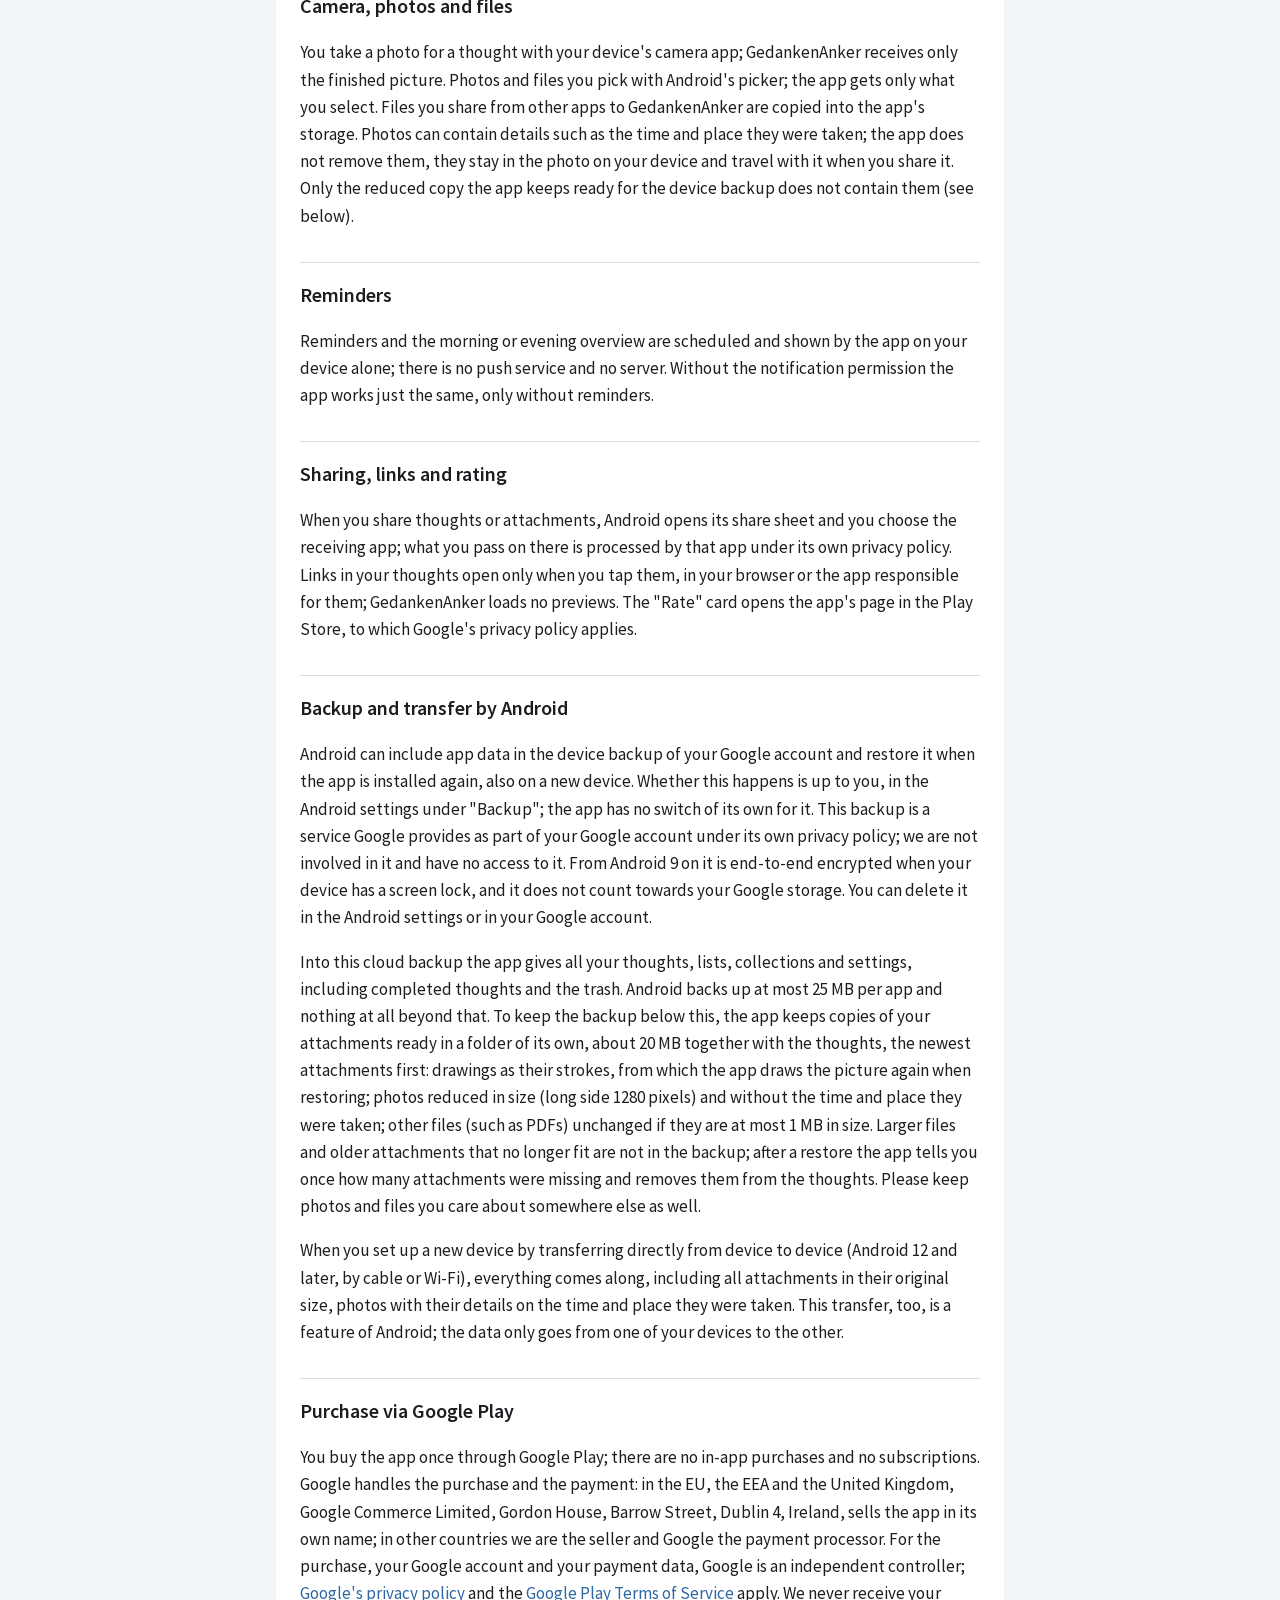
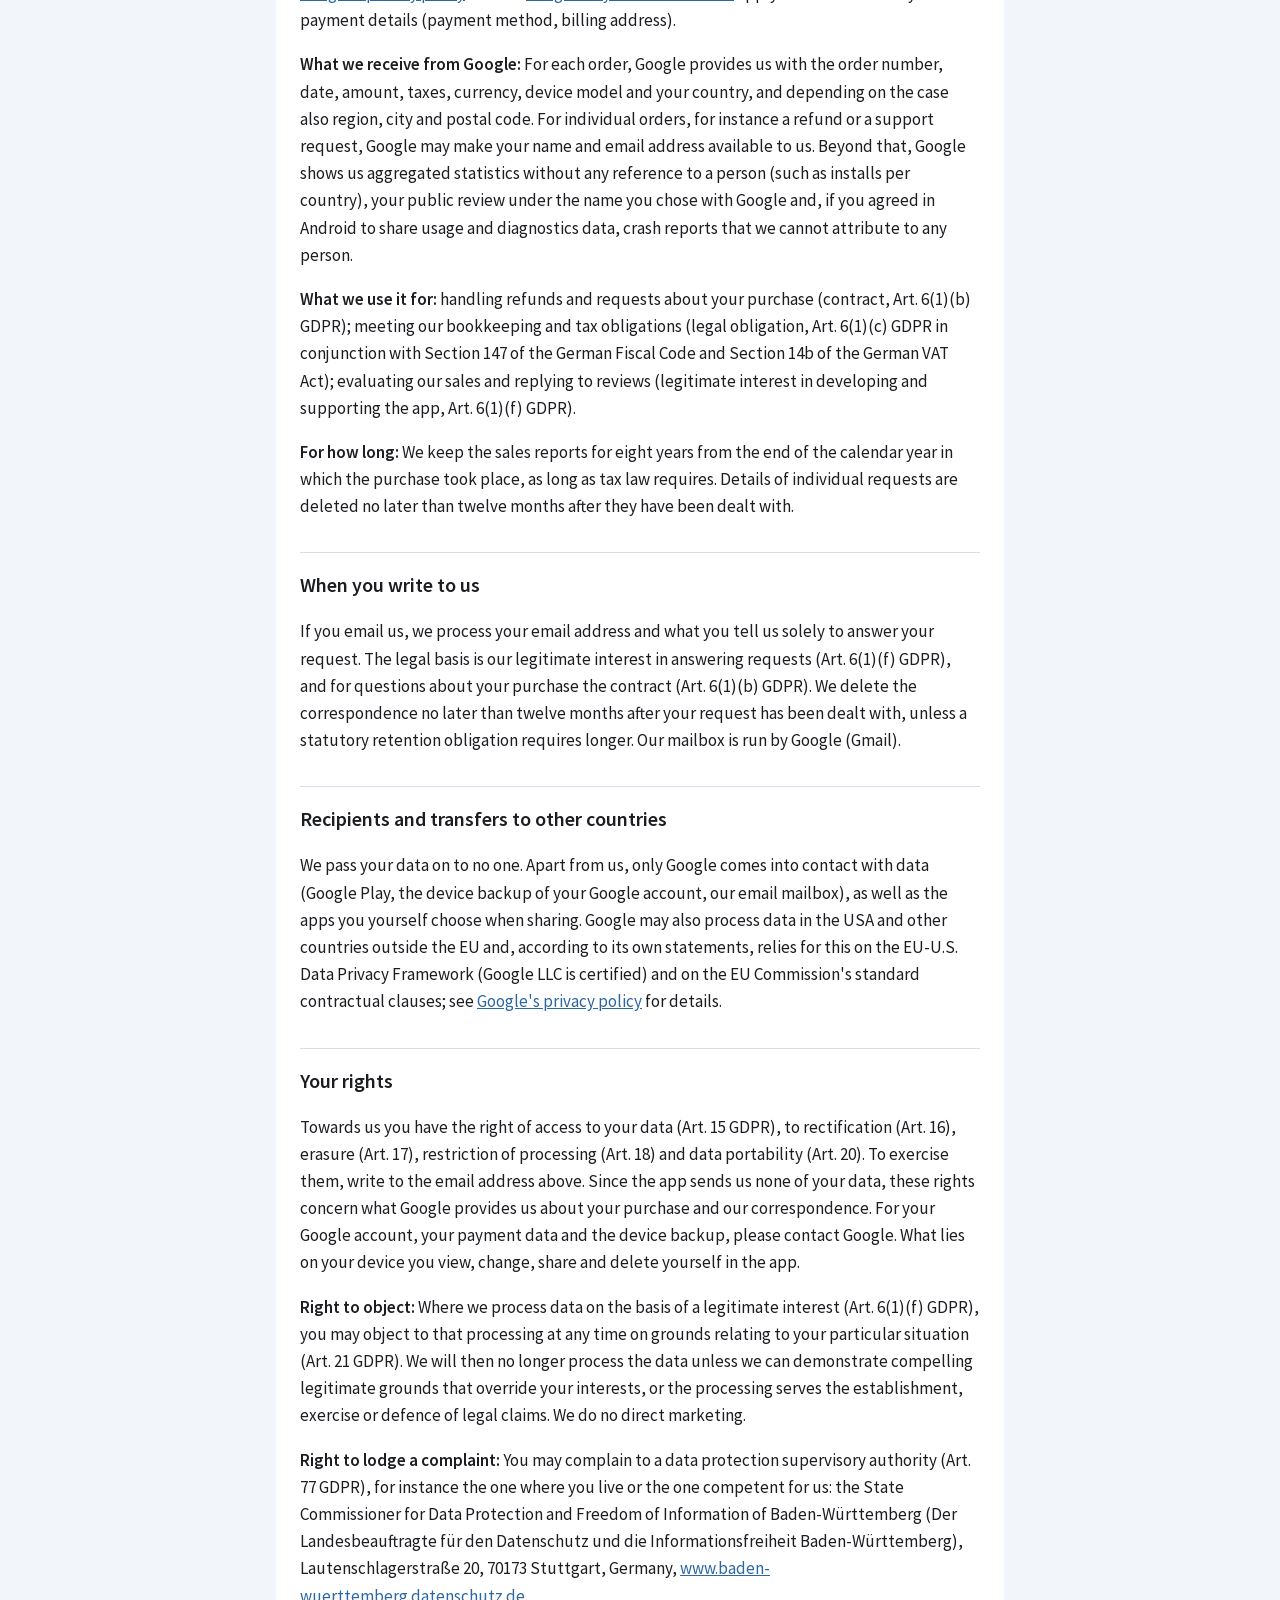
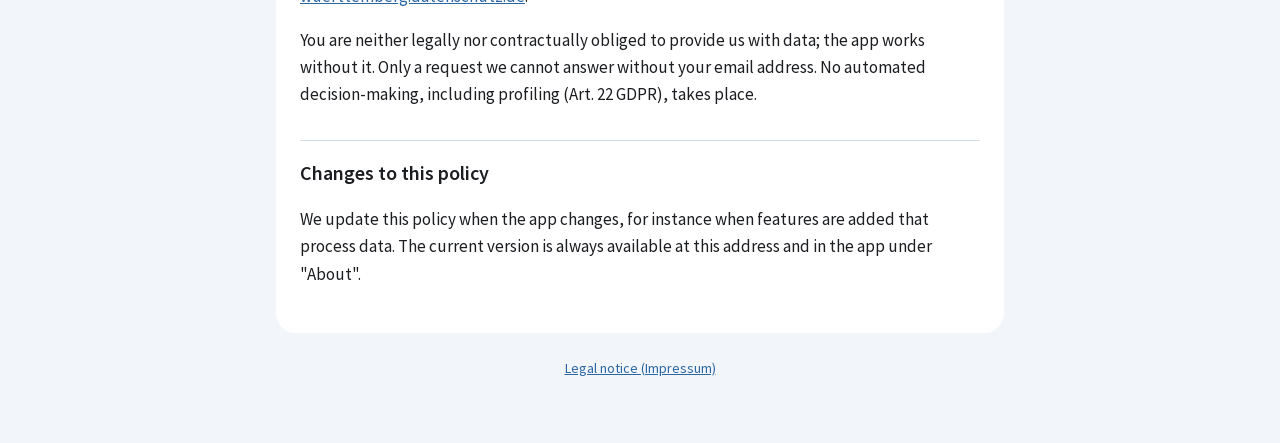
<file: gedankenanker/privacy.html>
<!DOCTYPE html>
<html lang="en">
<head>
  <meta charset="utf-8" />
  <meta name="viewport" content="width=device-width, initial-scale=1" />
  <title>Privacy Policy · GedankenAnker</title>
  <link rel="stylesheet" href="../assets/css/fonts.css" />
  <style>
    :root {
      --bg: #f2f6fb; --card: #ffffff; --text: #1b1d21; --muted: #5d6470;
      --accent: #2c67a3; --rule: #d5dee8;
    }
    @media (prefers-color-scheme: dark) {
      :root {
        --bg: #12161c; --card: #1b2129; --text: #e6e9ee; --muted: #a2aab6;
        --accent: #8dbbf0; --rule: #2c3540;
      }
    }
    * { box-sizing: border-box; }
    body {
      margin: 0; background: var(--bg); color: var(--text);
      font: 17px/1.6 "Source Sans Pro", system-ui, sans-serif;
    }
    main {
      max-width: 760px; margin: 0 auto; padding: 24px 16px 64px;
    }
    nav { display: flex; justify-content: space-between; gap: 16px; margin-bottom: 24px; font-size: 15px; }
    .card { background: var(--card); border-radius: 20px; padding: 28px 24px; }
    h1 { font-size: 30px; line-height: 1.2; margin: 0 0 4px; }
    h1 + p { color: var(--muted); margin-top: 0; }
    h2 { font-size: 20px; margin: 32px 0 8px; padding-top: 16px; border-top: 1px solid var(--rule); }
    a { color: var(--accent); overflow-wrap: anywhere; }
    footer { color: var(--muted); font-size: 14px; margin-top: 24px; text-align: center; }
  </style>
</head>
<body>
  <main>
    <nav>
      <a href="../">tree-and-turtle.com</a>
      <a href="datenschutz.html" hreflang="de">Deutsch</a>
    </nav>
    <article class="card">
    <h1>Privacy Policy</h1>
    <p>GedankenAnker for Android · Last updated: November 4, 2026</p>

    <h2>The short version</h2>
    <p>GedankenAnker is a note-taking app. Everything you write down in it stays on your device. The app has no access to the internet, needs no account, shows no advertising and contains no analytics, tracking or crash-reporting services; there are no servers of ours behind it. We do not learn what you note down. Your data leaves your device only when you share it yourself, when Android includes it in the device backup of your Google account or when you transfer it to a new device while setting it up. We process personal data only when you buy the app on Google Play or write to us. The details follow below.</p>

    <h2>Controller</h2>
    <p>The controller within the meaning of the General Data Protection Regulation (GDPR) is:</p>
    <p>Dominik Reiß-Wöltche<br />Hermann-Löhns-Straße 7<br />78166 Donaueschingen<br />Germany</p>
    <p>Email: <a href="mailto:turtle.ninety.three@gmail.com">turtle.ninety.three@gmail.com</a><br />
    Legal notice (Impressum): <a href="../#imprint">https://tree-and-turtle.com/#imprint</a></p>
    <p>This policy applies to the app. For the website tree-and-turtle.com, on which it is published, the privacy notice in the <a href="../#imprint">legal notice</a> applies.</p>

    <h2>Your data in the app</h2>
    <p>Thoughts, lists, collections, dates, reminders, settings and the attachments of your thoughts (photos, files, drawings) are stored by the app only on your device, in its own storage area protected by Android. Other apps can reach this data only when you yourself open or share something with them. The app sends none of it to us or to anyone else. We do not process this data and can neither see nor restore it.</p>
    <p>This storage on your device is strictly necessary for the app to work and therefore needs no consent (Section 25(2) no. 2 of the German Telecommunications Digital Services Data Protection Act, TDDDG).</p>
    <p>What you delete stays in the app's trash for 30 days and is then deleted for good; before that you can restore it there or delete it for good right away. Completed thoughts are kept unless you choose otherwise in the settings ("Delete completed automatically"). All of the app's data is gone when you uninstall the app or clear its data in the Android settings; a device backup is not affected by this (see below).</p>

    <h2>Permissions</h2>
    <p>The app asks only for what it needs for reminders: showing notifications, reminding you to the minute ("Alarms and reminders"), rescheduling the reminders after the device restarts, and briefly waking the device and vibrating for them. It has no permission for the internet, the camera, your location, your contacts, your photos, media or your device's storage.</p>

    <h2>Camera, photos and files</h2>
    <p>You take a photo for a thought with your device's camera app; GedankenAnker receives only the finished picture. Photos and files you pick with Android's picker; the app gets only what you select. Files you share from other apps to GedankenAnker are copied into the app's storage. Photos can contain details such as the time and place they were taken; the app does not remove them, they stay in the photo on your device and travel with it when you share it. Only the reduced copy the app keeps ready for the device backup does not contain them (see below).</p>

    <h2>Reminders</h2>
    <p>Reminders and the morning or evening overview are scheduled and shown by the app on your device alone; there is no push service and no server. Without the notification permission the app works just the same, only without reminders.</p>

    <h2>Sharing, links and rating</h2>
    <p>When you share thoughts or attachments, Android opens its share sheet and you choose the receiving app; what you pass on there is processed by that app under its own privacy policy. Links in your thoughts open only when you tap them, in your browser or the app responsible for them; GedankenAnker loads no previews. The "Rate" card opens the app's page in the Play Store, to which Google's privacy policy applies.</p>

    <h2>Backup and transfer by Android</h2>
    <p>Android can include app data in the device backup of your Google account and restore it when the app is installed again, also on a new device. Whether this happens is up to you, in the Android settings under "Backup"; the app has no switch of its own for it. This backup is a service Google provides as part of your Google account under its own privacy policy; we are not involved in it and have no access to it. From Android 9 on it is end-to-end encrypted when your device has a screen lock, and it does not count towards your Google storage. You can delete it in the Android settings or in your Google account.</p>
    <p>Into this cloud backup the app gives all your thoughts, lists, collections and settings, including completed thoughts and the trash. Android backs up at most 25 MB per app and nothing at all beyond that. To keep the backup below this, the app keeps copies of your attachments ready in a folder of its own, about 20 MB together with the thoughts, the newest attachments first: drawings as their strokes, from which the app draws the picture again when restoring; photos reduced in size (long side 1280 pixels) and without the time and place they were taken; other files (such as PDFs) unchanged if they are at most 1 MB in size. Larger files and older attachments that no longer fit are not in the backup; after a restore the app tells you once how many attachments were missing and removes them from the thoughts. Please keep photos and files you care about somewhere else as well.</p>
    <p>When you set up a new device by transferring directly from device to device (Android 12 and later, by cable or Wi-Fi), everything comes along, including all attachments in their original size, photos with their details on the time and place they were taken. This transfer, too, is a feature of Android; the data only goes from one of your devices to the other.</p>

    <h2>Purchase via Google Play</h2>
    <p>You buy the app once through Google Play; there are no in-app purchases and no subscriptions. Google handles the purchase and the payment: in the EU, the EEA and the United Kingdom, Google Commerce Limited, Gordon House, Barrow Street, Dublin 4, Ireland, sells the app in its own name; in other countries we are the seller and Google the payment processor. For the purchase, your Google account and your payment data, Google is an independent controller; <a href="https://policies.google.com/privacy" target="_blank" rel="noopener">Google's privacy policy</a> and the <a href="https://play.google.com/about/play-terms/" target="_blank" rel="noopener">Google Play Terms of Service</a> apply. We never receive your payment details (payment method, billing address).</p>
    <p><strong>What we receive from Google:</strong> For each order, Google provides us with the order number, date, amount, taxes, currency, device model and your country, and depending on the case also region, city and postal code. For individual orders, for instance a refund or a support request, Google may make your name and email address available to us. Beyond that, Google shows us aggregated statistics without any reference to a person (such as installs per country), your public review under the name you chose with Google and, if you agreed in Android to share usage and diagnostics data, crash reports that we cannot attribute to any person.</p>
    <p><strong>What we use it for:</strong> handling refunds and requests about your purchase (contract, Art. 6(1)(b) GDPR); meeting our bookkeeping and tax obligations (legal obligation, Art. 6(1)(c) GDPR in conjunction with Section 147 of the German Fiscal Code and Section 14b of the German VAT Act); evaluating our sales and replying to reviews (legitimate interest in developing and supporting the app, Art. 6(1)(f) GDPR).</p>
    <p><strong>For how long:</strong> We keep the sales reports for eight years from the end of the calendar year in which the purchase took place, as long as tax law requires. Details of individual requests are deleted no later than twelve months after they have been dealt with.</p>

    <h2>When you write to us</h2>
    <p>If you email us, we process your email address and what you tell us solely to answer your request. The legal basis is our legitimate interest in answering requests (Art. 6(1)(f) GDPR), and for questions about your purchase the contract (Art. 6(1)(b) GDPR). We delete the correspondence no later than twelve months after your request has been dealt with, unless a statutory retention obligation requires longer. Our mailbox is run by Google (Gmail).</p>

    <h2>Recipients and transfers to other countries</h2>
    <p>We pass your data on to no one. Apart from us, only Google comes into contact with data (Google Play, the device backup of your Google account, our email mailbox), as well as the apps you yourself choose when sharing. Google may also process data in the USA and other countries outside the EU and, according to its own statements, relies for this on the EU-U.S. Data Privacy Framework (Google LLC is certified) and on the EU Commission's standard contractual clauses; see <a href="https://policies.google.com/privacy" target="_blank" rel="noopener">Google's privacy policy</a> for details.</p>

    <h2>Your rights</h2>
    <p>Towards us you have the right of access to your data (Art. 15 GDPR), to rectification (Art. 16), erasure (Art. 17), restriction of processing (Art. 18) and data portability (Art. 20). To exercise them, write to the email address above. Since the app sends us none of your data, these rights concern what Google provides us about your purchase and our correspondence. For your Google account, your payment data and the device backup, please contact Google. What lies on your device you view, change, share and delete yourself in the app.</p>
    <p><strong>Right to object:</strong> Where we process data on the basis of a legitimate interest (Art. 6(1)(f) GDPR), you may object to that processing at any time on grounds relating to your particular situation (Art. 21 GDPR). We will then no longer process the data unless we can demonstrate compelling legitimate grounds that override your interests, or the processing serves the establishment, exercise or defence of legal claims. We do no direct marketing.</p>
    <p><strong>Right to lodge a complaint:</strong> You may complain to a data protection supervisory authority (Art. 77 GDPR), for instance the one where you live or the one competent for us: the State Commissioner for Data Protection and Freedom of Information of Baden-Württemberg (Der Landesbeauftragte für den Datenschutz und die Informationsfreiheit Baden-Württemberg), Lautenschlagerstraße 20, 70173 Stuttgart, Germany, <a href="https://www.baden-wuerttemberg.datenschutz.de" target="_blank" rel="noopener">www.baden-wuerttemberg.datenschutz.de</a>.</p>
    <p>You are neither legally nor contractually obliged to provide us with data; the app works without it. Only a request we cannot answer without your email address. No automated decision-making, including profiling (Art. 22 GDPR), takes place.</p>

    <h2>Changes to this policy</h2>
    <p>We update this policy when the app changes, for instance when features are added that process data. The current version is always available at this address and in the app under "About".</p>
    </article>
    <footer><a href="../#imprint">Legal notice (Impressum)</a></footer>
  </main>
</body>
</html>
</file>
<file: assets/css/noscript.css>
/*
	Dimension by HTML5 UP
	html5up.net | @ajlkn
	Free for personal and commercial use under the CCA 3.0 license (html5up.net/license)
*/

/* BG */

	body.is-preload #bg:before {
		background-color: transparent;
	}

/* Header */

	body.is-preload #header {
		-moz-filter: none;
		-webkit-filter: none;
		-ms-filter: none;
		filter: none;
	}

		body.is-preload #header > * {
			opacity: 1;
		}

		body.is-preload #header .content .inner {
			max-height: none;
			padding: 3rem 2rem;
			opacity: 1;
		}

/* Main */

	#main article {
		opacity: 1;
		margin: 4rem 0 0 0;
	}
</file>
<file: assets/css/fonts.css>
/*

Copyright 2010, 2012, 2014 Adobe Systems Incorporated (http://www.adobe.com/), with Reserved Font Name ‘Source’.

This Font Software is licensed under the SIL Open Font License, Version 1.1.
This license is copied below, and is also available with a FAQ at:
http://scripts.sil.org/OFL


-----------------------------------------------------------
SIL OPEN FONT LICENSE Version 1.1 - 26 February 2007
-----------------------------------------------------------

PREAMBLE
The goals of the Open Font License (OFL) are to stimulate worldwide
development of collaborative font projects, to support the font creation
efforts of academic and linguistic communities, and to provide a free and
open framework in which fonts may be shared and improved in partnership
with others.

The OFL allows the licensed fonts to be used, studied, modified and
redistributed freely as long as they are not sold by themselves. The
fonts, including any derivative works, can be bundled, embedded, 
redistributed and/or sold with any software provided that any reserved
names are not used by derivative works. The fonts and derivatives,
however, cannot be released under any other type of license. The
requirement for fonts to remain under this license does not apply
to any document created using the fonts or their derivatives.

DEFINITIONS
"Font Software" refers to the set of files released by the Copyright
Holder(s) under this license and clearly marked as such. This may
include source files, build scripts and documentation.

"Reserved Font Name" refers to any names specified as such after the
copyright statement(s).

"Original Version" refers to the collection of Font Software components as
distributed by the Copyright Holder(s).

"Modified Version" refers to any derivative made by adding to, deleting,
or substituting -- in part or in whole -- any of the components of the
Original Version, by changing formats or by porting the Font Software to a
new environment.

"Author" refers to any designer, engineer, programmer, technical
writer or other person who contributed to the Font Software.

PERMISSION & CONDITIONS
Permission is hereby granted, free of charge, to any person obtaining
a copy of the Font Software, to use, study, copy, merge, embed, modify,
redistribute, and sell modified and unmodified copies of the Font
Software, subject to the following conditions:

1) Neither the Font Software nor any of its individual components,
in Original or Modified Versions, may be sold by itself.

2) Original or Modified Versions of the Font Software may be bundled,
redistributed and/or sold with any software, provided that each copy
contains the above copyright notice and this license. These can be
included either as stand-alone text files, human-readable headers or
in the appropriate machine-readable metadata fields within text or
binary files as long as those fields can be easily viewed by the user.

3) No Modified Version of the Font Software may use the Reserved Font
Name(s) unless explicit written permission is granted by the corresponding
Copyright Holder. This restriction only applies to the primary font name as
presented to the users.

4) The name(s) of the Copyright Holder(s) or the Author(s) of the Font
Software shall not be used to promote, endorse or advertise any
Modified Version, except to acknowledge the contribution(s) of the
Copyright Holder(s) and the Author(s) or with their explicit written
permission.

5) The Font Software, modified or unmodified, in part or in whole,
must be distributed entirely under this license, and must not be
distributed under any other license. The requirement for fonts to
remain under this license does not apply to any document created
using the Font Software.

TERMINATION
This license becomes null and void if any of the above conditions are
not met.

DISCLAIMER
THE FONT SOFTWARE IS PROVIDED "AS IS", WITHOUT WARRANTY OF ANY KIND,
EXPRESS OR IMPLIED, INCLUDING BUT NOT LIMITED TO ANY WARRANTIES OF
MERCHANTABILITY, FITNESS FOR A PARTICULAR PURPOSE AND NONINFRINGEMENT
OF COPYRIGHT, PATENT, TRADEMARK, OR OTHER RIGHT. IN NO EVENT SHALL THE
COPYRIGHT HOLDER BE LIABLE FOR ANY CLAIM, DAMAGES OR OTHER LIABILITY,
INCLUDING ANY GENERAL, SPECIAL, INDIRECT, INCIDENTAL, OR CONSEQUENTIAL
DAMAGES, WHETHER IN AN ACTION OF CONTRACT, TORT OR OTHERWISE, ARISING
FROM, OUT OF THE USE OR INABILITY TO USE THE FONT SOFTWARE OR FROM
OTHER DEALINGS IN THE FONT SOFTWARE.


*/

/* source-sans-pro-300 - latin */
@font-face {
  font-family: 'Source Sans Pro';
  font-style: normal;
  font-weight: 300;
  src: url('../fonts/source-sans-pro-v21-latin-300.eot'); /* IE9 Compat Modes */
  src: local(''),
       url('../fonts/source-sans-pro-v21-latin-300.eot?#iefix') format('embedded-opentype'), /* IE6-IE8 */
       url('../fonts/source-sans-pro-v21-latin-300.woff2') format('woff2'), /* Super Modern Browsers */
       url('../fonts/source-sans-pro-v21-latin-300.woff') format('woff'), /* Modern Browsers */
       url('../fonts/source-sans-pro-v21-latin-300.ttf') format('truetype'), /* Safari, Android, iOS */
       url('../fonts/source-sans-pro-v21-latin-300.svg#SourceSansPro') format('svg'); /* Legacy iOS */
}
/* source-sans-pro-300italic - latin */
@font-face {
  font-family: 'Source Sans Pro';
  font-style: italic;
  font-weight: 300;
  src: url('../fonts/source-sans-pro-v21-latin-300italic.eot'); /* IE9 Compat Modes */
  src: local(''),
       url('../fonts/source-sans-pro-v21-latin-300italic.eot?#iefix') format('embedded-opentype'), /* IE6-IE8 */
       url('../fonts/source-sans-pro-v21-latin-300italic.woff2') format('woff2'), /* Super Modern Browsers */
       url('../fonts/source-sans-pro-v21-latin-300italic.woff') format('woff'), /* Modern Browsers */
       url('../fonts/source-sans-pro-v21-latin-300italic.ttf') format('truetype'), /* Safari, Android, iOS */
       url('../fonts/source-sans-pro-v21-latin-300italic.svg#SourceSansPro') format('svg'); /* Legacy iOS */
}
/* source-sans-pro-regular - latin */
@font-face {
  font-family: 'Source Sans Pro';
  font-style: normal;
  font-weight: 400;
  src: url('../fonts/source-sans-pro-v21-latin-regular.eot'); /* IE9 Compat Modes */
  src: local(''),
       url('../fonts/source-sans-pro-v21-latin-regular.eot?#iefix') format('embedded-opentype'), /* IE6-IE8 */
       url('../fonts/source-sans-pro-v21-latin-regular.woff2') format('woff2'), /* Super Modern Browsers */
       url('../fonts/source-sans-pro-v21-latin-regular.woff') format('woff'), /* Modern Browsers */
       url('../fonts/source-sans-pro-v21-latin-regular.ttf') format('truetype'), /* Safari, Android, iOS */
       url('../fonts/source-sans-pro-v21-latin-regular.svg#SourceSansPro') format('svg'); /* Legacy iOS */
}
/* source-sans-pro-600 - latin */
@font-face {
  font-family: 'Source Sans Pro';
  font-style: normal;
  font-weight: 600;
  src: url('../fonts/source-sans-pro-v21-latin-600.eot'); /* IE9 Compat Modes */
  src: local(''),
       url('../fonts/source-sans-pro-v21-latin-600.eot?#iefix') format('embedded-opentype'), /* IE6-IE8 */
       url('../fonts/source-sans-pro-v21-latin-600.woff2') format('woff2'), /* Super Modern Browsers */
       url('../fonts/source-sans-pro-v21-latin-600.woff') format('woff'), /* Modern Browsers */
       url('../fonts/source-sans-pro-v21-latin-600.ttf') format('truetype'), /* Safari, Android, iOS */
       url('../fonts/source-sans-pro-v21-latin-600.svg#SourceSansPro') format('svg'); /* Legacy iOS */
}
/* source-sans-pro-600italic - latin */
@font-face {
  font-family: 'Source Sans Pro';
  font-style: italic;
  font-weight: 600;
  src: url('../fonts/source-sans-pro-v21-latin-600italic.eot'); /* IE9 Compat Modes */
  src: local(''),
       url('../fonts/source-sans-pro-v21-latin-600italic.eot?#iefix') format('embedded-opentype'), /* IE6-IE8 */
       url('../fonts/source-sans-pro-v21-latin-600italic.woff2') format('woff2'), /* Super Modern Browsers */
       url('../fonts/source-sans-pro-v21-latin-600italic.woff') format('woff'), /* Modern Browsers */
       url('../fonts/source-sans-pro-v21-latin-600italic.ttf') format('truetype'), /* Safari, Android, iOS */
       url('../fonts/source-sans-pro-v21-latin-600italic.svg#SourceSansPro') format('svg'); /* Legacy iOS */
}
</file>
<file: assets/css/main.css>
@import url(fontawesome-all.min.css);
@import url(fonts.css);

/*
	Dimension by HTML5 UP
	html5up.net | @ajlkn
	Free for personal and commercial use under the CCA 3.0 license (html5up.net/license)
*/

html,
body,
div,
span,
applet,
object,
iframe,
h1,
h2,
h3,
h4,
h5,
h6,
p,
blockquote,
pre,
a,
abbr,
acronym,
address,
big,
cite,
code,
del,
dfn,
em,
img,
ins,
kbd,
q,
s,
samp,
small,
strike,
strong,
sub,
sup,
tt,
var,
b,
u,
i,
center,
dl,
dt,
dd,
ol,
ul,
li,
fieldset,
form,
label,
legend,
table,
caption,
tbody,
tfoot,
thead,
tr,
th,
td,
article,
aside,
canvas,
details,
embed,
figure,
figcaption,
footer,
header,
hgroup,
menu,
nav,
output,
ruby,
section,
summary,
time,
mark,
audio,
video {
	margin: 0;
	padding: 0;
	border: 0;
	font-size: 100%;
	font: inherit;
	vertical-align: baseline;
}

article,
aside,
details,
figcaption,
figure,
footer,
header,
hgroup,
menu,
nav,
section {
	display: block;
}

body {
	line-height: 1;
}

ol,
ul {
	list-style: none;
}

blockquote,
q {
	quotes: none;
}

blockquote:before,
blockquote:after,
q:before,
q:after {
	content: '';
	content: none;
}

table {
	border-collapse: collapse;
	border-spacing: 0;
}

body {
	-webkit-text-size-adjust: none;
}

mark {
	background-color: transparent;
	color: inherit;
}

input::-moz-focus-inner {
	border: 0;
	padding: 0;
}

input,
select,
textarea {
	-moz-appearance: none;
	-webkit-appearance: none;
	-ms-appearance: none;
	appearance: none;
}

/* Basic */

@-ms-viewport {
	width: device-width;
}

@media screen and (max-width: 480px) {

	html,
	body {
		min-width: 320px;
	}

}

html {
	box-sizing: border-box;
}

*,
*:before,
*:after {
	box-sizing: inherit;
}

body {
	background: #1b1f22;
}

body.is-preload *,
body.is-preload *:before,
body.is-preload *:after {
	-moz-animation: none !important;
	-webkit-animation: none !important;
	-ms-animation: none !important;
	animation: none !important;
	-moz-transition: none !important;
	-webkit-transition: none !important;
	-ms-transition: none !important;
	transition: none !important;
}

/* Type */

html {
	font-size: 16pt;
}

@media screen and (max-width: 1680px) {

	html {
		font-size: 12pt;
	}

}

@media screen and (max-width: 736px) {

	html {
		font-size: 11pt;
	}

}

@media screen and (max-width: 360px) {

	html {
		font-size: 10pt;
	}

}

body,
input,
select,
textarea {
	color: #ffffff;
	font-family: "Source Sans Pro", sans-serif;
	font-weight: 300;
	font-size: 1rem;
	line-height: 1.65;
}

a {
	-moz-transition: color 0.2s ease-in-out, background-color 0.2s ease-in-out, border-bottom-color 0.2s ease-in-out;
	-webkit-transition: color 0.2s ease-in-out, background-color 0.2s ease-in-out, border-bottom-color 0.2s ease-in-out;
	-ms-transition: color 0.2s ease-in-out, background-color 0.2s ease-in-out, border-bottom-color 0.2s ease-in-out;
	transition: color 0.2s ease-in-out, background-color 0.2s ease-in-out, border-bottom-color 0.2s ease-in-out;
	border-bottom: dotted 1px rgba(255, 255, 255, 0.5);
	text-decoration: none;
	color: inherit;
}

a:hover {
	border-bottom-color: transparent;
}

strong,
b {
	color: #ffffff;
	font-weight: 600;
}

em,
i {
	font-style: italic;
}

p {
	margin: 0 0 2rem 0;
}

h1,
h2,
h3,
h4,
h5,
h6 {
	color: #ffffff;
	font-weight: 600;
	line-height: 1.5;
	margin: 0 0 1rem 0;
	text-transform: uppercase;
	letter-spacing: 0.2rem;
}

h1 a,
h2 a,
h3 a,
h4 a,
h5 a,
h6 a {
	color: inherit;
	text-decoration: none;
}

h1.major,
h2.major,
h3.major,
h4.major,
h5.major,
h6.major {
	border-bottom: solid 1px #ffffff;
	width: -moz-max-content;
	width: -webkit-max-content;
	width: -ms-max-content;
	width: max-content;
	padding-bottom: 0.5rem;
	margin: 0 0 2rem 0;
}

h1 {
	font-size: 2.25rem;
	line-height: 1.3;
	letter-spacing: 0.5rem;
}

h2 {
	font-size: 1.5rem;
	line-height: 1.4;
	letter-spacing: 0.5rem;
}

h3 {
	font-size: 1rem;
}

h4 {
	font-size: 0.8rem;
}

h5 {
	font-size: 0.7rem;
}

h6 {
	font-size: 0.6rem;
}

@media screen and (max-width: 736px) {

	h1 {
		font-size: 1.75rem;
		line-height: 1.4;
	}

	h2 {
		font-size: 1.25em;
		line-height: 1.5;
	}

}

sub {
	font-size: 0.8rem;
	position: relative;
	top: 0.5rem;
}

sup {
	font-size: 0.8rem;
	position: relative;
	top: -0.5rem;
}

blockquote {
	border-left: solid 4px #ffffff;
	font-style: italic;
	margin: 0 0 2rem 0;
	padding: 0.5rem 0 0.5rem 2rem;
}

code {
	background: rgba(255, 255, 255, 0.075);
	border-radius: 4px;
	font-family: "Courier New", monospace;
	font-size: 0.9rem;
	margin: 0 0.25rem;
	padding: 0.25rem 0.65rem;
}

pre {
	-webkit-overflow-scrolling: touch;
	font-family: "Courier New", monospace;
	font-size: 0.9rem;
	margin: 0 0 2rem 0;
}

pre code {
	display: block;
	line-height: 1.75;
	padding: 1rem 1.5rem;
	overflow-x: auto;
}

hr {
	border: 0;
	border-bottom: solid 1px #ffffff;
	margin: 2.75rem 0;
}

.align-left {
	text-align: left;
}

.align-center {
	text-align: center;
}

.align-right {
	text-align: right;
}

/* Form */

form {
	margin: 0 0 2rem 0;
}

form> :last-child {
	margin-bottom: 0;
}

form>.fields {
	display: -moz-flex;
	display: -webkit-flex;
	display: -ms-flex;
	display: flex;
	-moz-flex-wrap: wrap;
	-webkit-flex-wrap: wrap;
	-ms-flex-wrap: wrap;
	flex-wrap: wrap;
	width: calc(100% + 3rem);
	margin: -1.5rem 0 2rem -1.5rem;
}

form>.fields>.field {
	-moz-flex-grow: 0;
	-webkit-flex-grow: 0;
	-ms-flex-grow: 0;
	flex-grow: 0;
	-moz-flex-shrink: 0;
	-webkit-flex-shrink: 0;
	-ms-flex-shrink: 0;
	flex-shrink: 0;
	padding: 1.5rem 0 0 1.5rem;
	width: calc(100% - 1.5rem);
}

form>.fields>.field.half {
	width: calc(50% - 0.75rem);
}

form>.fields>.field.third {
	width: calc(100%/3 - 0.5rem);
}

form>.fields>.field.quarter {
	width: calc(25% - 0.375rem);
}

@media screen and (max-width: 480px) {

	form>.fields {
		width: calc(100% + 3rem);
		margin: -1.5rem 0 2rem -1.5rem;
	}

	form>.fields>.field {
		padding: 1.5rem 0 0 1.5rem;
		width: calc(100% - 1.5rem);
	}

	form>.fields>.field.half {
		width: calc(100% - 1.5rem);
	}

	form>.fields>.field.third {
		width: calc(100% - 1.5rem);
	}

	form>.fields>.field.quarter {
		width: calc(100% - 1.5rem);
	}

}

label {
	color: #ffffff;
	display: block;
	font-size: 0.8rem;
	font-weight: 300;
	letter-spacing: 0.2rem;
	line-height: 1.5;
	margin: 0 0 1rem 0;
	text-transform: uppercase;
}

input[type="text"],
input[type="password"],
input[type="email"],
input[type="tel"],
select,
textarea {
	-moz-appearance: none;
	-webkit-appearance: none;
	-ms-appearance: none;
	appearance: none;
	-moz-transition: border-color 0.2s ease-in-out, box-shadow 0.2s ease-in-out, background-color 0.2s ease-in-out;
	-webkit-transition: border-color 0.2s ease-in-out, box-shadow 0.2s ease-in-out, background-color 0.2s ease-in-out;
	-ms-transition: border-color 0.2s ease-in-out, box-shadow 0.2s ease-in-out, background-color 0.2s ease-in-out;
	transition: border-color 0.2s ease-in-out, box-shadow 0.2s ease-in-out, background-color 0.2s ease-in-out;
	background-color: transparent;
	border-radius: 4px;
	border: solid 1px #ffffff;
	color: inherit;
	display: block;
	outline: 0;
	padding: 0 1rem;
	text-decoration: none;
	width: 100%;
}

input[type="text"]:invalid,
input[type="password"]:invalid,
input[type="email"]:invalid,
input[type="tel"]:invalid,
select:invalid,
textarea:invalid {
	box-shadow: none;
}

input[type="text"]:focus,
input[type="password"]:focus,
input[type="email"]:focus,
input[type="tel"]:focus,
select:focus,
textarea:focus {
	background: rgba(255, 255, 255, 0.075);
	border-color: #ffffff;
	box-shadow: 0 0 0 1px #ffffff;
}

select {
	background-image: url("data:image/svg+xml;charset=utf8,%3Csvg xmlns='http://www.w3.org/2000/svg' width='40' height='40' preserveAspectRatio='none' viewBox='0 0 40 40'%3E%3Cpath d='M9.4,12.3l10.4,10.4l10.4-10.4c0.2-0.2,0.5-0.4,0.9-0.4c0.3,0,0.6,0.1,0.9,0.4l3.3,3.3c0.2,0.2,0.4,0.5,0.4,0.9 c0,0.4-0.1,0.6-0.4,0.9L20.7,31.9c-0.2,0.2-0.5,0.4-0.9,0.4c-0.3,0-0.6-0.1-0.9-0.4L4.3,17.3c-0.2-0.2-0.4-0.5-0.4-0.9 c0-0.4,0.1-0.6,0.4-0.9l3.3-3.3c0.2-0.2,0.5-0.4,0.9-0.4S9.1,12.1,9.4,12.3z' fill='%23ffffff' /%3E%3C/svg%3E");
	background-size: 1.25rem;
	background-repeat: no-repeat;
	background-position: calc(100% - 1rem) center;
	height: 2.75rem;
	padding-right: 2.75rem;
	text-overflow: ellipsis;
}

select option {
	color: #ffffff;
	background: #1b1f22;
}

select:focus::-ms-value {
	background-color: transparent;
}

select::-ms-expand {
	display: none;
}

input[type="text"],
input[type="password"],
input[type="email"],
select {
	height: 2.75rem;
}

textarea {
	padding: 0.75rem 1rem;
}

input[type="checkbox"],
input[type="radio"] {
	-moz-appearance: none;
	-webkit-appearance: none;
	-ms-appearance: none;
	appearance: none;
	display: block;
	float: left;
	margin-right: -2rem;
	opacity: 0;
	width: 1rem;
	z-index: -1;
}

input[type="checkbox"]+label,
input[type="radio"]+label {
	text-decoration: none;
	-moz-user-select: none;
	-webkit-user-select: none;
	-ms-user-select: none;
	user-select: none;
	color: #ffffff;
	cursor: pointer;
	display: inline-block;
	font-size: 0.8rem;
	font-weight: 300;
	margin: 0 0 0.5rem 0;
	padding-left: 2.65rem;
	padding-right: 0.75rem;
	position: relative;
}

input[type="checkbox"]+label:before,
input[type="radio"]+label:before {
	-moz-osx-font-smoothing: grayscale;
	-webkit-font-smoothing: antialiased;
	display: inline-block;
	font-style: normal;
	font-variant: normal;
	text-rendering: auto;
	line-height: 1;
	text-transform: none !important;
	font-family: 'Font Awesome 5 Free';
	font-weight: 900;
}

input[type="checkbox"]+label:before,
input[type="radio"]+label:before {
	-moz-transition: border-color 0.2s ease-in-out, box-shadow 0.2s ease-in-out, background-color 0.2s ease-in-out;
	-webkit-transition: border-color 0.2s ease-in-out, box-shadow 0.2s ease-in-out, background-color 0.2s ease-in-out;
	-ms-transition: border-color 0.2s ease-in-out, box-shadow 0.2s ease-in-out, background-color 0.2s ease-in-out;
	transition: border-color 0.2s ease-in-out, box-shadow 0.2s ease-in-out, background-color 0.2s ease-in-out;
	border-radius: 4px;
	border: solid 1px #ffffff;
	content: '';
	display: inline-block;
	height: 1.65rem;
	left: 0;
	line-height: 1.65rem;
	position: absolute;
	text-align: center;
	top: -0.15rem;
	width: 1.65rem;
}

input[type="checkbox"]:checked+label:before,
input[type="radio"]:checked+label:before {
	background: #ffffff !important;
	border-color: #ffffff !important;
	color: #1b1f22;
	content: '\f00c';
}

input[type="checkbox"]:focus+label:before,
input[type="radio"]:focus+label:before {
	background: rgba(255, 255, 255, 0.075);
	border-color: #ffffff;
	box-shadow: 0 0 0 1px #ffffff;
}

input[type="checkbox"]+label:before {
	border-radius: 4px;
}

input[type="radio"]+label:before {
	border-radius: 100%;
}

::-webkit-input-placeholder {
	color: rgba(255, 255, 255, 0.5) !important;
	opacity: 1.0;
}

:-moz-placeholder {
	color: rgba(255, 255, 255, 0.5) !important;
	opacity: 1.0;
}

::-moz-placeholder {
	color: rgba(255, 255, 255, 0.5) !important;
	opacity: 1.0;
}

:-ms-input-placeholder {
	color: rgba(255, 255, 255, 0.5) !important;
	opacity: 1.0;
}

.formerize-placeholder {
	color: rgba(255, 255, 255, 0.5) !important;
	opacity: 1.0;
}

/* Box */

.box {
	border-radius: 4px;
	border: solid 1px #ffffff;
	margin-bottom: 2rem;
	padding: 1.5em;
}

.box> :last-child,
.box> :last-child> :last-child,
.box> :last-child> :last-child> :last-child {
	margin-bottom: 0;
}

.box.alt {
	border: 0;
	border-radius: 0;
	padding: 0;
}

/* Icon */

.icon {
	text-decoration: none;
	border-bottom: none;
	position: relative;
}

.icon:before {
	-moz-osx-font-smoothing: grayscale;
	-webkit-font-smoothing: antialiased;
	display: inline-block;
	font-style: normal;
	font-variant: normal;
	text-rendering: auto;
	line-height: 1;
	text-transform: none !important;
	font-family: 'Font Awesome 5 Free';
	font-weight: 400;
}

.icon>.label {
	display: none;
}

.icon:before {
	line-height: inherit;
}

.icon.solid:before {
	font-weight: 900;
}

.icon.brands:before {
	font-family: 'Font Awesome 5 Brands';
}

/* Image */

.image {
	border-radius: 4px;
	border: 0;
	display: inline-block;
	position: relative;
}

.image:before {
	pointer-events: none;
	background-image: url("../../images/overlay.png");
	background-color: rgba(19, 21, 25, 0.5);
	border-radius: 4px;
	content: '';
	display: block;
	height: 100%;
	left: 0;
	opacity: 0.5;
	position: absolute;
	top: 0;
	width: 100%;
}

.image img {
	border-radius: 4px;
	display: block;
}

.image.left,
.image.right {
	max-width: 40%;
}

.image.left img,
.image.right img {
	width: 100%;
}

.image.left {
	float: left;
	padding: 0 1.5em 1em 0;
	top: 0.25em;
}

.image.right {
	float: right;
	padding: 0 0 1em 1.5em;
	top: 0.25em;
}

.image.fit {
	display: block;
	margin: 0 0 2rem 0;
	width: 100%;
}

.image.fit img {
	width: 100%;
}

.image.main {
	display: block;
	margin: 2.5rem 0;
	width: 100%;
}

.image.main img {
	width: 100%;
}

@media screen and (max-width: 736px) {

	.image.main {
		margin: 2rem 0;
	}

}

@media screen and (max-width: 480px) {

	.image.main {
		margin: 1.5rem 0;
	}

}

/* List */

ol {
	list-style: decimal;
	margin: 0 0 2rem 0;
	padding-left: 1.25em;
}

ol li {
	padding-left: 0.25em;
}

ul {
	list-style: disc;
	margin: 0 0 2rem 0;
	padding-left: 1em;
}

ul li {
	padding-left: 0.5em;
}

ul.alt {
	list-style: none;
	padding-left: 0;
}

ul.alt li {
	border-top: solid 1px #ffffff;
	padding: 0.5em 0;
}

ul.alt li:first-child {
	border-top: 0;
	padding-top: 0;
}

dl {
	margin: 0 0 2rem 0;
}

dl dt {
	display: block;
	font-weight: 600;
	margin: 0 0 1rem 0;
}

dl dd {
	margin-left: 2rem;
}

/* Actions */

ul.actions {
	display: -moz-flex;
	display: -webkit-flex;
	display: -ms-flex;
	display: flex;
	cursor: default;
	list-style: none;
	margin-left: -1rem;
	padding-left: 0;
}

ul.actions li {
	padding: 0 0 0 1rem;
	vertical-align: middle;
}

ul.actions.special {
	-moz-justify-content: center;
	-webkit-justify-content: center;
	-ms-justify-content: center;
	justify-content: center;
	width: 100%;
	margin-left: 0;
}

ul.actions.special li:first-child {
	padding-left: 0;
}

ul.actions.stacked {
	-moz-flex-direction: column;
	-webkit-flex-direction: column;
	-ms-flex-direction: column;
	flex-direction: column;
	margin-left: 0;
}

ul.actions.stacked li {
	padding: 1.3rem 0 0 0;
}

ul.actions.stacked li:first-child {
	padding-top: 0;
}

ul.actions.fit {
	width: calc(100% + 1rem);
}

ul.actions.fit li {
	-moz-flex-grow: 1;
	-webkit-flex-grow: 1;
	-ms-flex-grow: 1;
	flex-grow: 1;
	-moz-flex-shrink: 1;
	-webkit-flex-shrink: 1;
	-ms-flex-shrink: 1;
	flex-shrink: 1;
	width: 100%;
}

ul.actions.fit li>* {
	width: 100%;
}

ul.actions.fit.stacked {
	width: 100%;
}

@media screen and (max-width: 480px) {

	ul.actions:not(.fixed) {
		-moz-flex-direction: column;
		-webkit-flex-direction: column;
		-ms-flex-direction: column;
		flex-direction: column;
		margin-left: 0;
		width: 100% !important;
	}

	ul.actions:not(.fixed) li {
		-moz-flex-grow: 1;
		-webkit-flex-grow: 1;
		-ms-flex-grow: 1;
		flex-grow: 1;
		-moz-flex-shrink: 1;
		-webkit-flex-shrink: 1;
		-ms-flex-shrink: 1;
		flex-shrink: 1;
		padding: 1rem 0 0 0;
		text-align: center;
		width: 100%;
	}

	ul.actions:not(.fixed) li>* {
		width: 100%;
	}

	ul.actions:not(.fixed) li:first-child {
		padding-top: 0;
	}

	ul.actions:not(.fixed) li input[type="submit"],
	ul.actions:not(.fixed) li input[type="reset"],
	ul.actions:not(.fixed) li input[type="button"],
	ul.actions:not(.fixed) li button,
	ul.actions:not(.fixed) li .button {
		width: 100%;
	}

	ul.actions:not(.fixed) li input[type="submit"].icon:before,
	ul.actions:not(.fixed) li input[type="reset"].icon:before,
	ul.actions:not(.fixed) li input[type="button"].icon:before,
	ul.actions:not(.fixed) li button.icon:before,
	ul.actions:not(.fixed) li .button.icon:before {
		margin-left: -0.5em;
	}

}

/* Icons */

ul.icons {
	cursor: default;
	list-style: none;
	padding-left: 0;
}

ul.icons li {
	display: inline-block;
	padding: 0 0.75em 0 0;
}

ul.icons li:last-child {
	padding-right: 0;
}

ul.icons li a {
	border-radius: 100%;
	box-shadow: inset 0 0 0 1px #ffffff;
	display: inline-block;
	height: 2.25rem;
	line-height: 2.25rem;
	text-align: center;
	width: 2.25rem;
}

ul.icons li a:hover {
	background-color: rgba(255, 255, 255, 0.075);
}

ul.icons li a:active {
	background-color: rgba(255, 255, 255, 0.175);
}

/* Table */

.table-wrapper {
	-webkit-overflow-scrolling: touch;
	overflow-x: auto;
}

table {
	margin: 0 0 2rem 0;
	width: 100%;
}

table tbody tr {
	border: solid 1px #ffffff;
	border-left: 0;
	border-right: 0;
}

table tbody tr:nth-child(2n + 1) {
	background-color: rgba(255, 255, 255, 0.075);
}

table td {
	padding: 0.75em 0.75em;
}

table th {
	color: #ffffff;
	font-size: 0.9em;
	font-weight: 600;
	padding: 0 0.75em 0.75em 0.75em;
	text-align: left;
}

table thead {
	border-bottom: solid 2px #ffffff;
}

table tfoot {
	border-top: solid 2px #ffffff;
}

table.alt {
	border-collapse: separate;
}

table.alt tbody tr td {
	border: solid 1px #ffffff;
	border-left-width: 0;
	border-top-width: 0;
}

table.alt tbody tr td:first-child {
	border-left-width: 1px;
}

table.alt tbody tr:first-child td {
	border-top-width: 1px;
}

table.alt thead {
	border-bottom: 0;
}

table.alt tfoot {
	border-top: 0;
}

/* Button */

input[type="submit"],
input[type="reset"],
input[type="button"],
button,
.button {
	-moz-appearance: none;
	-webkit-appearance: none;
	-ms-appearance: none;
	appearance: none;
	-moz-transition: background-color 0.2s ease-in-out, color 0.2s ease-in-out;
	-webkit-transition: background-color 0.2s ease-in-out, color 0.2s ease-in-out;
	-ms-transition: background-color 0.2s ease-in-out, color 0.2s ease-in-out;
	transition: background-color 0.2s ease-in-out, color 0.2s ease-in-out;
	background-color: transparent;
	border-radius: 4px;
	border: 0;
	box-shadow: inset 0 0 0 1px #ffffff;
	color: #ffffff !important;
	cursor: pointer;
	display: inline-block;
	font-size: 0.8rem;
	font-weight: 300;
	height: 2.75rem;
	letter-spacing: 0.2rem;
	line-height: 2.75rem;
	outline: 0;
	padding: 0 1.25rem 0 1.35rem;
	text-align: center;
	text-decoration: none;
	text-transform: uppercase;
	white-space: nowrap;
}

input[type="submit"]:hover,
input[type="reset"]:hover,
input[type="button"]:hover,
button:hover,
.button:hover {
	background-color: rgba(255, 255, 255, 0.075);
}

input[type="submit"]:active,
input[type="reset"]:active,
input[type="button"]:active,
button:active,
.button:active {
	background-color: rgba(255, 255, 255, 0.175);
}

input[type="submit"].icon:before,
input[type="reset"].icon:before,
input[type="button"].icon:before,
button.icon:before,
.button.icon:before {
	margin-right: 0.5em;
}

input[type="submit"].fit,
input[type="reset"].fit,
input[type="button"].fit,
button.fit,
.button.fit {
	width: 100%;
}

input[type="submit"].small,
input[type="reset"].small,
input[type="button"].small,
button.small,
.button.small {
	font-size: 0.6rem;
	height: 2.0625rem;
	line-height: 2.0625rem;
}

input[type="submit"].primary,
input[type="reset"].primary,
input[type="button"].primary,
button.primary,
.button.primary {
	background-color: #ffffff;
	color: #1b1f22 !important;
	font-weight: 600;
}

input[type="submit"].disabled,
input[type="submit"]:disabled,
input[type="reset"].disabled,
input[type="reset"]:disabled,
input[type="button"].disabled,
input[type="button"]:disabled,
button.disabled,
button:disabled,
.button.disabled,
.button:disabled {
	pointer-events: none;
	cursor: default;
	opacity: 0.25;
}

input[type="submit"],
input[type="reset"],
input[type="button"],
button {
	line-height: calc(2.75rem - 2px);
}

/* BG */

#bg {
	-moz-transform: scale(1.0);
	-webkit-transform: scale(1.0);
	-ms-transform: scale(1.0);
	transform: scale(1.0);
	-webkit-backface-visibility: hidden;
	position: fixed;
	top: 0;
	left: 0;
	width: 100%;
	height: 100vh;
	z-index: 1;
}

#bg:before,
#bg:after {
	content: '';
	display: block;
	position: absolute;
	top: 0;
	left: 0;
	width: 100%;
	height: 100%;
}

#bg:before {
	-moz-transition: background-color 2.5s ease-in-out;
	-webkit-transition: background-color 2.5s ease-in-out;
	-ms-transition: background-color 2.5s ease-in-out;
	transition: background-color 2.5s ease-in-out;
	-moz-transition-delay: 0.75s;
	-webkit-transition-delay: 0.75s;
	-ms-transition-delay: 0.75s;
	transition-delay: 0.75s;
	background-image: linear-gradient(to top, rgba(19, 21, 25, 0.5), rgba(19, 21, 25, 0.5)), url("../../images/overlay.png");
	background-size: auto,
		256px 256px;
	background-position: center,
		center;
	background-repeat: no-repeat,
		repeat;
	z-index: 2;
}

#bg:after {
	-moz-transform: scale(1.125);
	-webkit-transform: scale(1.125);
	-ms-transform: scale(1.125);
	transform: scale(1.125);
	-moz-transition: -moz-transform 0.325s ease-in-out, -moz-filter 0.325s ease-in-out;
	-webkit-transition: -webkit-transform 0.325s ease-in-out, -webkit-filter 0.325s ease-in-out;
	-ms-transition: -ms-transform 0.325s ease-in-out, -ms-filter 0.325s ease-in-out;
	transition: transform 0.325s ease-in-out, filter 0.325s ease-in-out;
	background-image: url("../../images/bg.jpg");
	background-position: center;
	background-size: cover;
	background-repeat: no-repeat;
	z-index: 1;
}

body.is-article-visible #bg:after {
	-moz-transform: scale(1.0825);
	-webkit-transform: scale(1.0825);
	-ms-transform: scale(1.0825);
	transform: scale(1.0825);
	-moz-filter: blur(0.2rem);
	-webkit-filter: blur(0.2rem);
	-ms-filter: blur(0.2rem);
	filter: blur(0.2rem);
}

body.is-preload #bg:before {
	background-color: #000000;
}

/* Wrapper */

#wrapper {
	display: -moz-flex;
	display: -webkit-flex;
	display: -ms-flex;
	display: flex;
	-moz-flex-direction: column;
	-webkit-flex-direction: column;
	-ms-flex-direction: column;
	flex-direction: column;
	-moz-align-items: center;
	-webkit-align-items: center;
	-ms-align-items: center;
	align-items: center;
	-moz-justify-content: space-between;
	-webkit-justify-content: space-between;
	-ms-justify-content: space-between;
	justify-content: space-between;
	position: relative;
	min-height: 100vh;
	width: 100%;
	padding: 4rem 2rem;
	z-index: 3;
}

#wrapper:before {
	content: '';
	display: block;
}

@media screen and (max-width: 1680px) {

	#wrapper {
		padding: 3rem 2rem;
	}

}

@media screen and (max-width: 736px) {

	#wrapper {
		padding: 2rem 1rem;
	}

}

@media screen and (max-width: 480px) {

	#wrapper {
		padding: 1rem;
	}

}

/* Header */

#header {
	display: -moz-flex;
	display: -webkit-flex;
	display: -ms-flex;
	display: flex;
	-moz-flex-direction: column;
	-webkit-flex-direction: column;
	-ms-flex-direction: column;
	flex-direction: column;
	-moz-align-items: center;
	-webkit-align-items: center;
	-ms-align-items: center;
	align-items: center;
	-moz-transition: -moz-transform 0.325s ease-in-out, -moz-filter 0.325s ease-in-out, opacity 0.325s ease-in-out;
	-webkit-transition: -webkit-transform 0.325s ease-in-out, -webkit-filter 0.325s ease-in-out, opacity 0.325s ease-in-out;
	-ms-transition: -ms-transform 0.325s ease-in-out, -ms-filter 0.325s ease-in-out, opacity 0.325s ease-in-out;
	transition: transform 0.325s ease-in-out, filter 0.325s ease-in-out, opacity 0.325s ease-in-out;
	background-image: -moz-radial-gradient(rgba(0, 0, 0, 0.25) 25%, rgba(0, 0, 0, 0) 55%);
	background-image: -webkit-radial-gradient(rgba(0, 0, 0, 0.25) 25%, rgba(0, 0, 0, 0) 55%);
	background-image: -ms-radial-gradient(rgba(0, 0, 0, 0.25) 25%, rgba(0, 0, 0, 0) 55%);
	background-image: radial-gradient(rgba(0, 0, 0, 0.25) 25%, rgba(0, 0, 0, 0) 55%);
	max-width: 100%;
	text-align: center;
}

#header>* {
	-moz-transition: opacity 0.325s ease-in-out;
	-webkit-transition: opacity 0.325s ease-in-out;
	-ms-transition: opacity 0.325s ease-in-out;
	transition: opacity 0.325s ease-in-out;
	position: relative;
	margin-top: 3.5rem;
}

#header>*:before {
	content: '';
	display: block;
	position: absolute;
	top: calc(-3.5rem - 1px);
	left: calc(50% - 1px);
	width: 1px;
	height: calc(3.5rem + 1px);
	background: #ffffff;
}

#header> :first-child {
	margin-top: 0;
}

#header> :first-child:before {
	display: none;
}

#header .logo {
	width: 5.5rem;
	height: 5.5rem;
	line-height: 5.5rem;
	border: solid 1px #ffffff;
	border-radius: 100%;
}

#header .logo .icon:before {
	font-size: 2rem;
}

#header .content {
	border-style: solid;
	border-color: #ffffff;
	border-top-width: 1px;
	border-bottom-width: 1px;
	max-width: 100%;
}

#header .content .inner {
	-moz-transition: max-height 0.75s ease, padding 0.75s ease, opacity 0.325s ease-in-out;
	-webkit-transition: max-height 0.75s ease, padding 0.75s ease, opacity 0.325s ease-in-out;
	-ms-transition: max-height 0.75s ease, padding 0.75s ease, opacity 0.325s ease-in-out;
	transition: max-height 0.75s ease, padding 0.75s ease, opacity 0.325s ease-in-out;
	-moz-transition-delay: 0.25s;
	-webkit-transition-delay: 0.25s;
	-ms-transition-delay: 0.25s;
	transition-delay: 0.25s;
	padding: 3rem 2rem;
	max-height: 40rem;
	overflow: hidden;
}

#header .content .inner> :last-child {
	margin-bottom: 0;
}

#header .content p {
	text-transform: uppercase;
	letter-spacing: 0.2rem;
	font-size: 0.8rem;
	line-height: 2;
}

#header nav ul {
	display: -moz-flex;
	display: -webkit-flex;
	display: -ms-flex;
	display: flex;
	margin-bottom: 0;
	list-style: none;
	padding-left: 0;
	border: solid 1px #ffffff;
	border-radius: 4px;
}

#header nav ul li {
	padding-left: 0;
	border-left: solid 1px #ffffff;
}

#header nav ul li:first-child {
	border-left: 0;
}

#header nav ul li a {
	display: block;
	min-width: 7.5rem;
	height: 2.75rem;
	line-height: 2.75rem;
	padding: 0 1.25rem 0 1.45rem;
	text-transform: uppercase;
	letter-spacing: 0.2rem;
	font-size: 0.8rem;
	border-bottom: 0;
}

#header nav ul li a:hover {
	background-color: rgba(255, 255, 255, 0.075);
}

#header nav ul li a:active {
	background-color: rgba(255, 255, 255, 0.175);
}

#header nav.use-middle:after {
	/*content: '';*/
	display: block;
	position: absolute;
	top: 0;
	left: calc(50% - 1px);
	width: 1px;
	height: 100%;
	background: #ffffff;
}

#header nav.use-middle ul li.is-middle {
	border-left: 0;
}

body.is-article-visible #header {
	-moz-transform: scale(0.95);
	-webkit-transform: scale(0.95);
	-ms-transform: scale(0.95);
	transform: scale(0.95);
	-moz-filter: blur(0.1rem);
	-webkit-filter: blur(0.1rem);
	-ms-filter: blur(0.1rem);
	filter: blur(0.1rem);
	opacity: 0;
}

body.is-preload #header {
	-moz-filter: blur(0.125rem);
	-webkit-filter: blur(0.125rem);
	-ms-filter: blur(0.125rem);
	filter: blur(0.125rem);
}

body.is-preload #header>* {
	opacity: 0;
}

body.is-preload #header .content .inner {
	max-height: 0;
	padding-top: 0;
	padding-bottom: 0;
	opacity: 0;
}

@media screen and (max-width: 980px) {

	#header .content p br {
		display: none;
	}

}

@media screen and (max-width: 736px) {

	#header>* {
		margin-top: 2rem;
	}

	#header>*:before {
		top: calc(-2rem - 1px);
		height: calc(2rem + 1px);
	}

	#header .logo {
		width: 4.75rem;
		height: 4.75rem;
		line-height: 4.75rem;
	}

	#header .logo .icon:before {
		font-size: 1.75rem;
	}

	#header .content .inner {
		padding: 2.5rem 1rem;
	}

	#header .content p {
		line-height: 1.875;
	}

}

@media screen and (max-width: 480px) {

	#header {
		padding: 1.5rem 0;
	}

	#header .content .inner {
		padding: 2.5rem 0;
	}

	#header nav ul {
		-moz-flex-direction: column;
		-webkit-flex-direction: column;
		-ms-flex-direction: column;
		flex-direction: column;
		min-width: 10rem;
		max-width: 100%;
	}

	#header nav ul li {
		border-left: 0;
		border-top: solid 1px #ffffff;
	}

	#header nav ul li:first-child {
		border-top: 0;
	}

	#header nav ul li a {
		height: 3rem;
		line-height: 3rem;
		min-width: 0;
		width: 100%;
	}

	#header nav.use-middle:after {
		display: none;
	}

}

/* Main */

#main {
	-moz-flex-grow: 1;
	-webkit-flex-grow: 1;
	-ms-flex-grow: 1;
	flex-grow: 1;
	-moz-flex-shrink: 1;
	-webkit-flex-shrink: 1;
	-ms-flex-shrink: 1;
	flex-shrink: 1;
	display: -moz-flex;
	display: -webkit-flex;
	display: -ms-flex;
	display: flex;
	-moz-align-items: center;
	-webkit-align-items: center;
	-ms-align-items: center;
	align-items: center;
	-moz-justify-content: center;
	-webkit-justify-content: center;
	-ms-justify-content: center;
	justify-content: center;
	-moz-flex-direction: column;
	-webkit-flex-direction: column;
	-ms-flex-direction: column;
	flex-direction: column;
	position: relative;
	max-width: 100%;
	z-index: 3;
}

#main article {
	-moz-transform: translateY(0.25rem);
	-webkit-transform: translateY(0.25rem);
	-ms-transform: translateY(0.25rem);
	transform: translateY(0.25rem);
	-moz-transition: opacity 0.325s ease-in-out, -moz-transform 0.325s ease-in-out;
	-webkit-transition: opacity 0.325s ease-in-out, -webkit-transform 0.325s ease-in-out;
	-ms-transition: opacity 0.325s ease-in-out, -ms-transform 0.325s ease-in-out;
	transition: opacity 0.325s ease-in-out, transform 0.325s ease-in-out;
	padding: 4.5rem 2.5rem 1.5rem 2.5rem;
	position: relative;
	width: 40rem;
	max-width: 100%;
	background-color: rgba(27, 31, 34, 0.85);
	border-radius: 4px;
	opacity: 0;
}

#main article.active {
	-moz-transform: translateY(0);
	-webkit-transform: translateY(0);
	-ms-transform: translateY(0);
	transform: translateY(0);
	opacity: 1;
}

#main article .close {
	display: block;
	position: absolute;
	top: 0;
	right: 0;
	width: 4rem;
	height: 4rem;
	cursor: pointer;
	text-indent: 4rem;
	overflow: hidden;
	white-space: nowrap;
}

#main article .close:before {
	-moz-transition: background-color 0.2s ease-in-out;
	-webkit-transition: background-color 0.2s ease-in-out;
	-ms-transition: background-color 0.2s ease-in-out;
	transition: background-color 0.2s ease-in-out;
	content: '';
	display: block;
	position: absolute;
	top: 0.75rem;
	left: 0.75rem;
	width: 2.5rem;
	height: 2.5rem;
	border-radius: 100%;
	background-position: center;
	background-image: url("data:image/svg+xml;charset=utf8,%3Csvg xmlns='http://www.w3.org/2000/svg' xmlns:xlink='http://www.w3.org/1999/xlink' width='20px' height='20px' viewBox='0 0 20 20' zoomAndPan='disable'%3E%3Cstyle%3Eline %7B stroke: %23ffffff%3B stroke-width: 1%3B %7D%3C/style%3E%3Cline x1='2' y1='2' x2='18' y2='18' /%3E%3Cline x1='18' y1='2' x2='2' y2='18' /%3E%3C/svg%3E");
	background-size: 20px 20px;
	background-repeat: no-repeat;
}

#main article .close:hover:before {
	background-color: rgba(255, 255, 255, 0.075);
}

#main article .close:active:before {
	background-color: rgba(255, 255, 255, 0.175);
}

@media screen and (max-width: 736px) {

	#main article {
		padding: 3.5rem 2rem 0.5rem 2rem;
	}

	#main article .close:before {
		top: 0.875rem;
		left: 0.875rem;
		width: 2.25rem;
		height: 2.25rem;
		background-size: 14px 14px;
	}

}

@media screen and (max-width: 480px) {

	#main article {
		padding: 3rem 1.5rem 0.5rem 1.5rem;
	}

}

/* Footer */

#footer {
	-moz-transition: -moz-transform 0.325s ease-in-out, -moz-filter 0.325s ease-in-out, opacity 0.325s ease-in-out;
	-webkit-transition: -webkit-transform 0.325s ease-in-out, -webkit-filter 0.325s ease-in-out, opacity 0.325s ease-in-out;
	-ms-transition: -ms-transform 0.325s ease-in-out, -ms-filter 0.325s ease-in-out, opacity 0.325s ease-in-out;
	transition: transform 0.325s ease-in-out, filter 0.325s ease-in-out, opacity 0.325s ease-in-out;
	width: 100%;
	max-width: 100%;
	margin-top: 2rem;
	text-align: center;
}

#footer .copyright {
	letter-spacing: 0.2rem;
	font-size: 0.6rem;
	opacity: 0.75;
	margin-bottom: 0;
	text-transform: uppercase;
}

body.is-article-visible #footer {
	-moz-transform: scale(0.95);
	-webkit-transform: scale(0.95);
	-ms-transform: scale(0.95);
	transform: scale(0.95);
	-moz-filter: blur(0.1rem);
	-webkit-filter: blur(0.1rem);
	-ms-filter: blur(0.1rem);
	filter: blur(0.1rem);
	opacity: 0;
}

body.is-preload #footer {
	opacity: 0;
}
</file>
